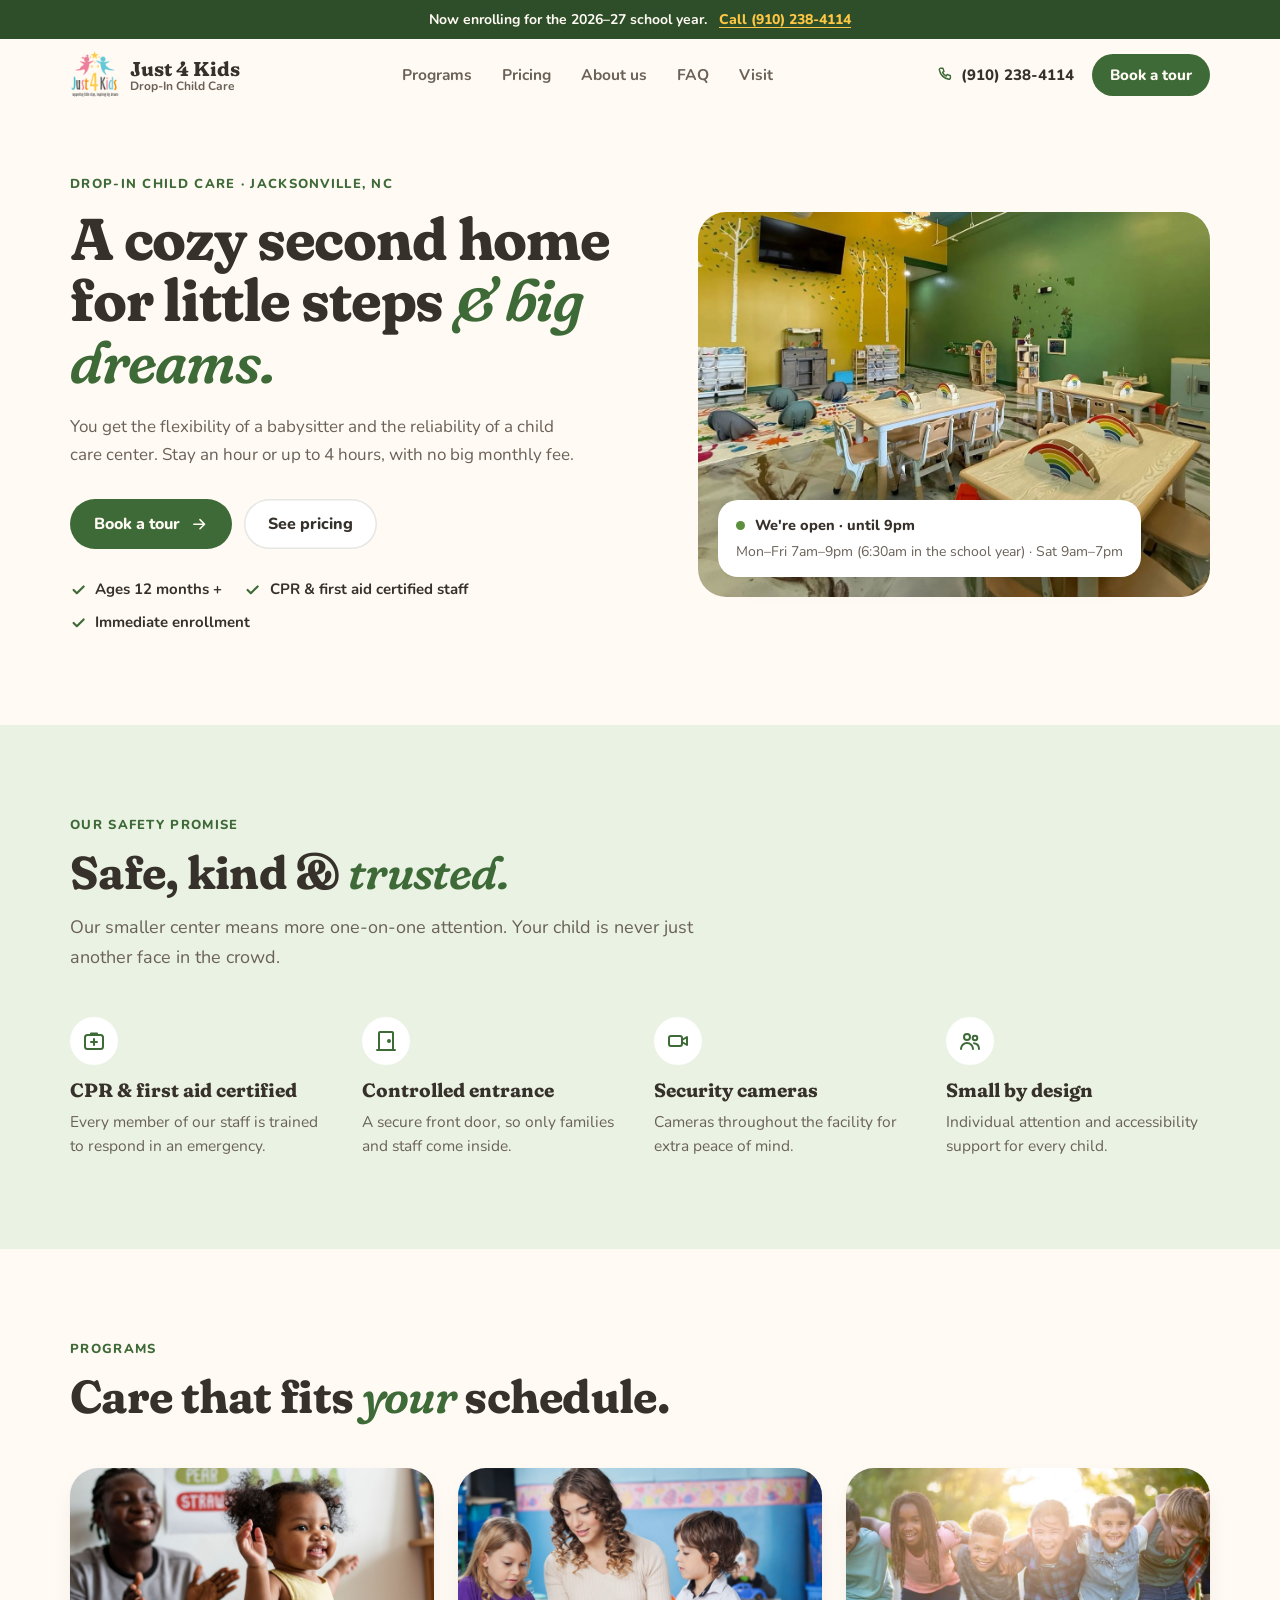
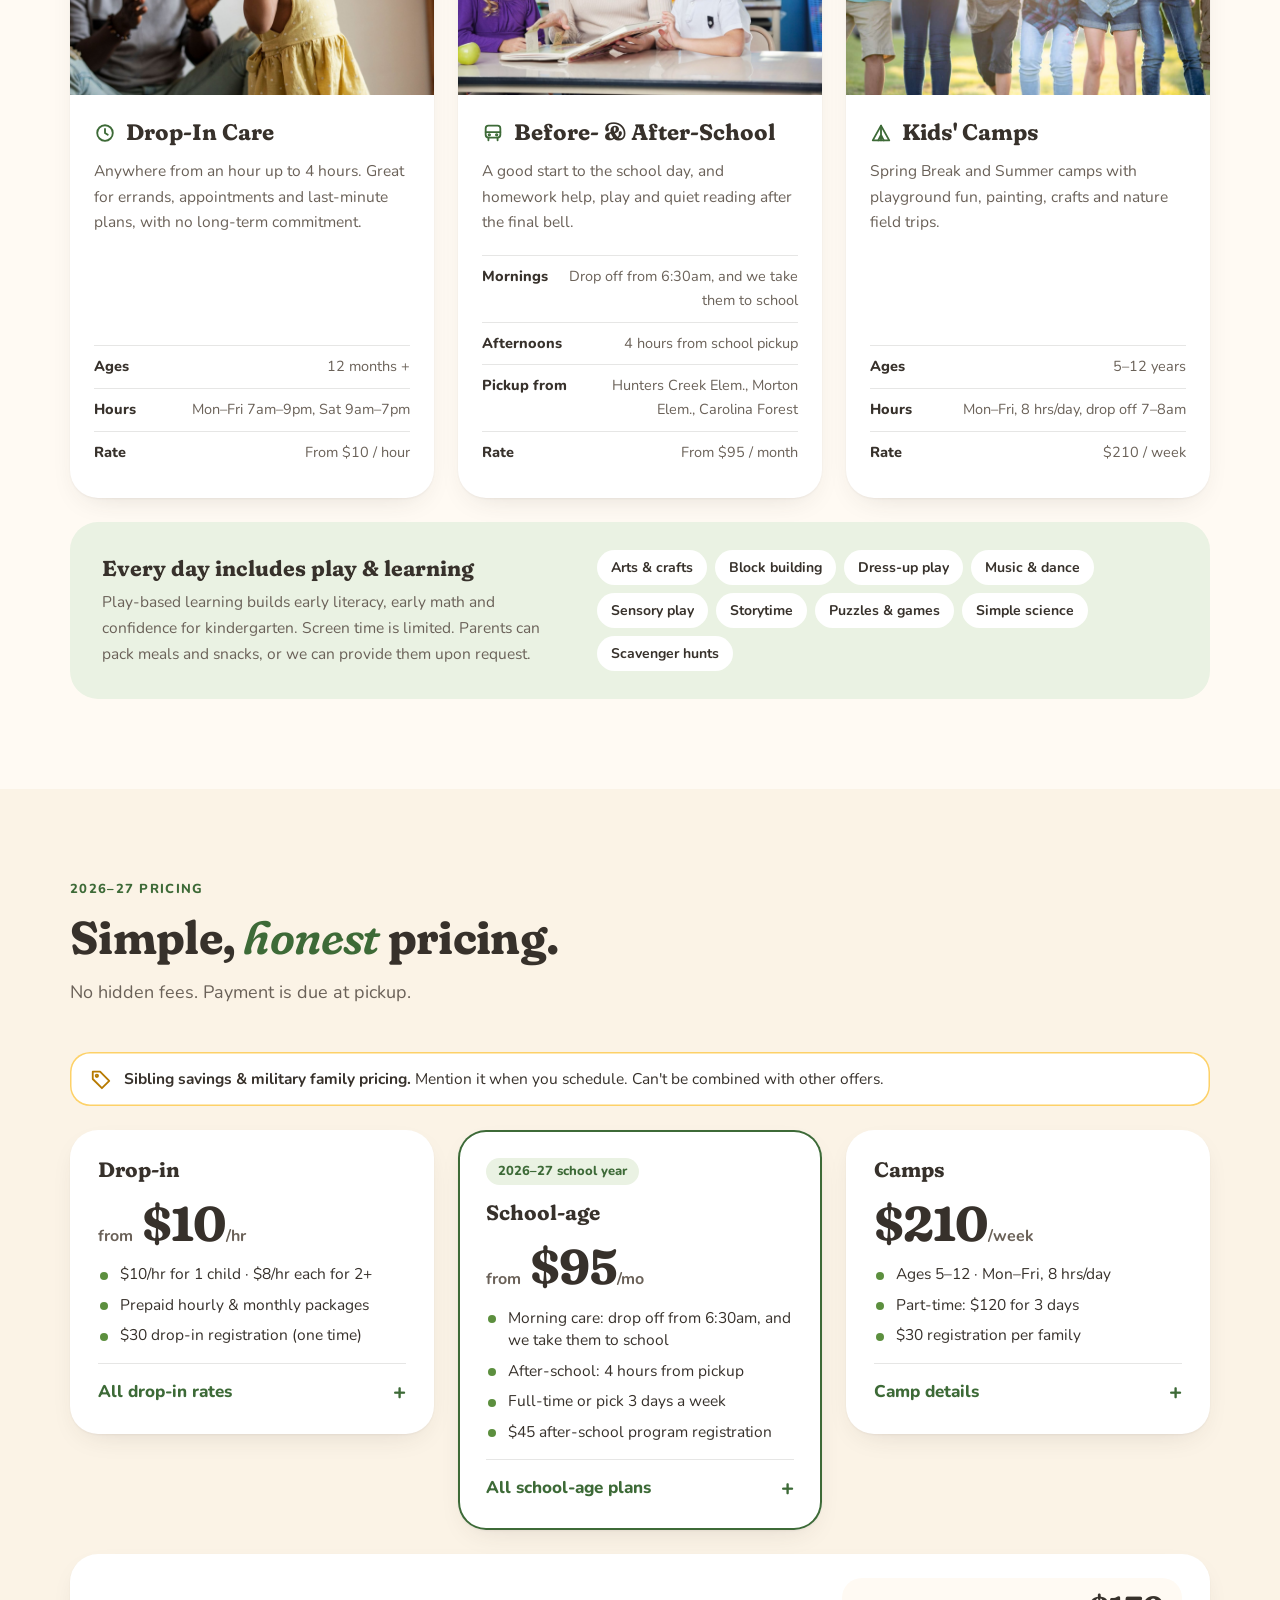
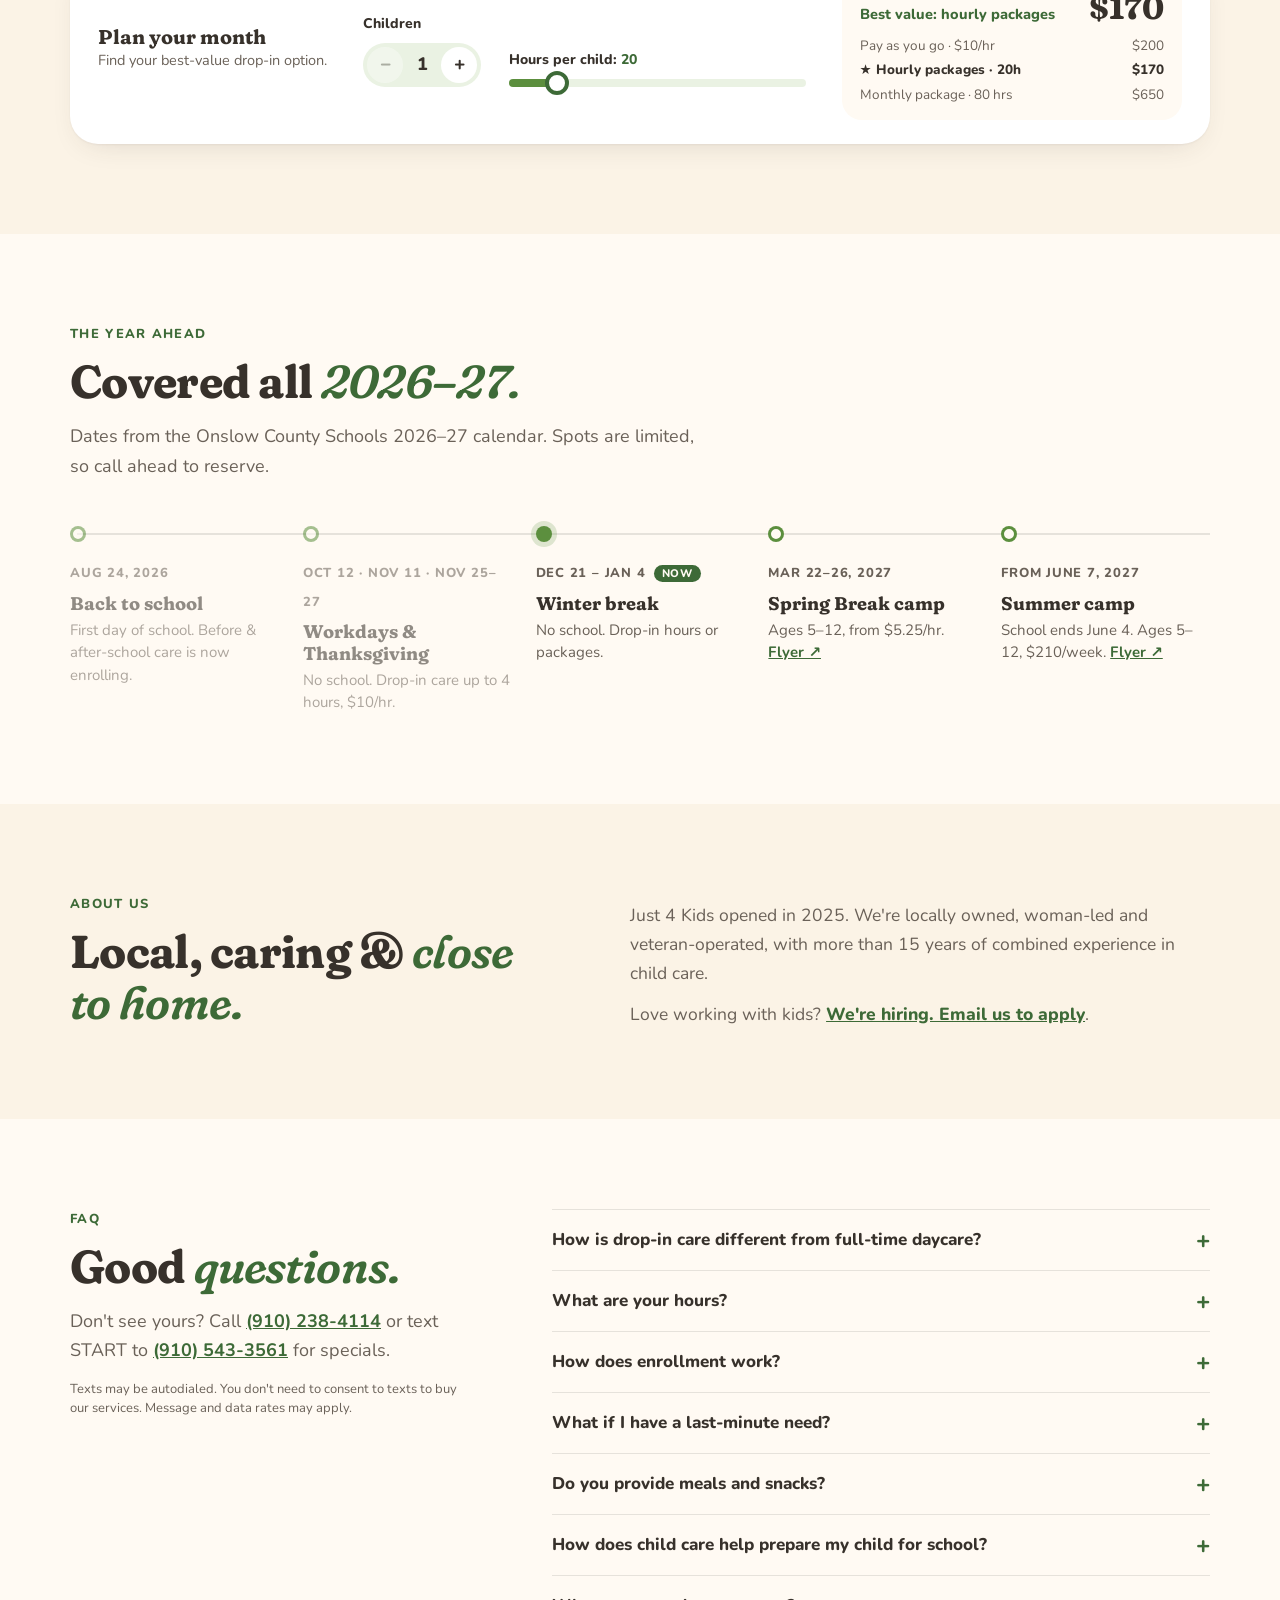
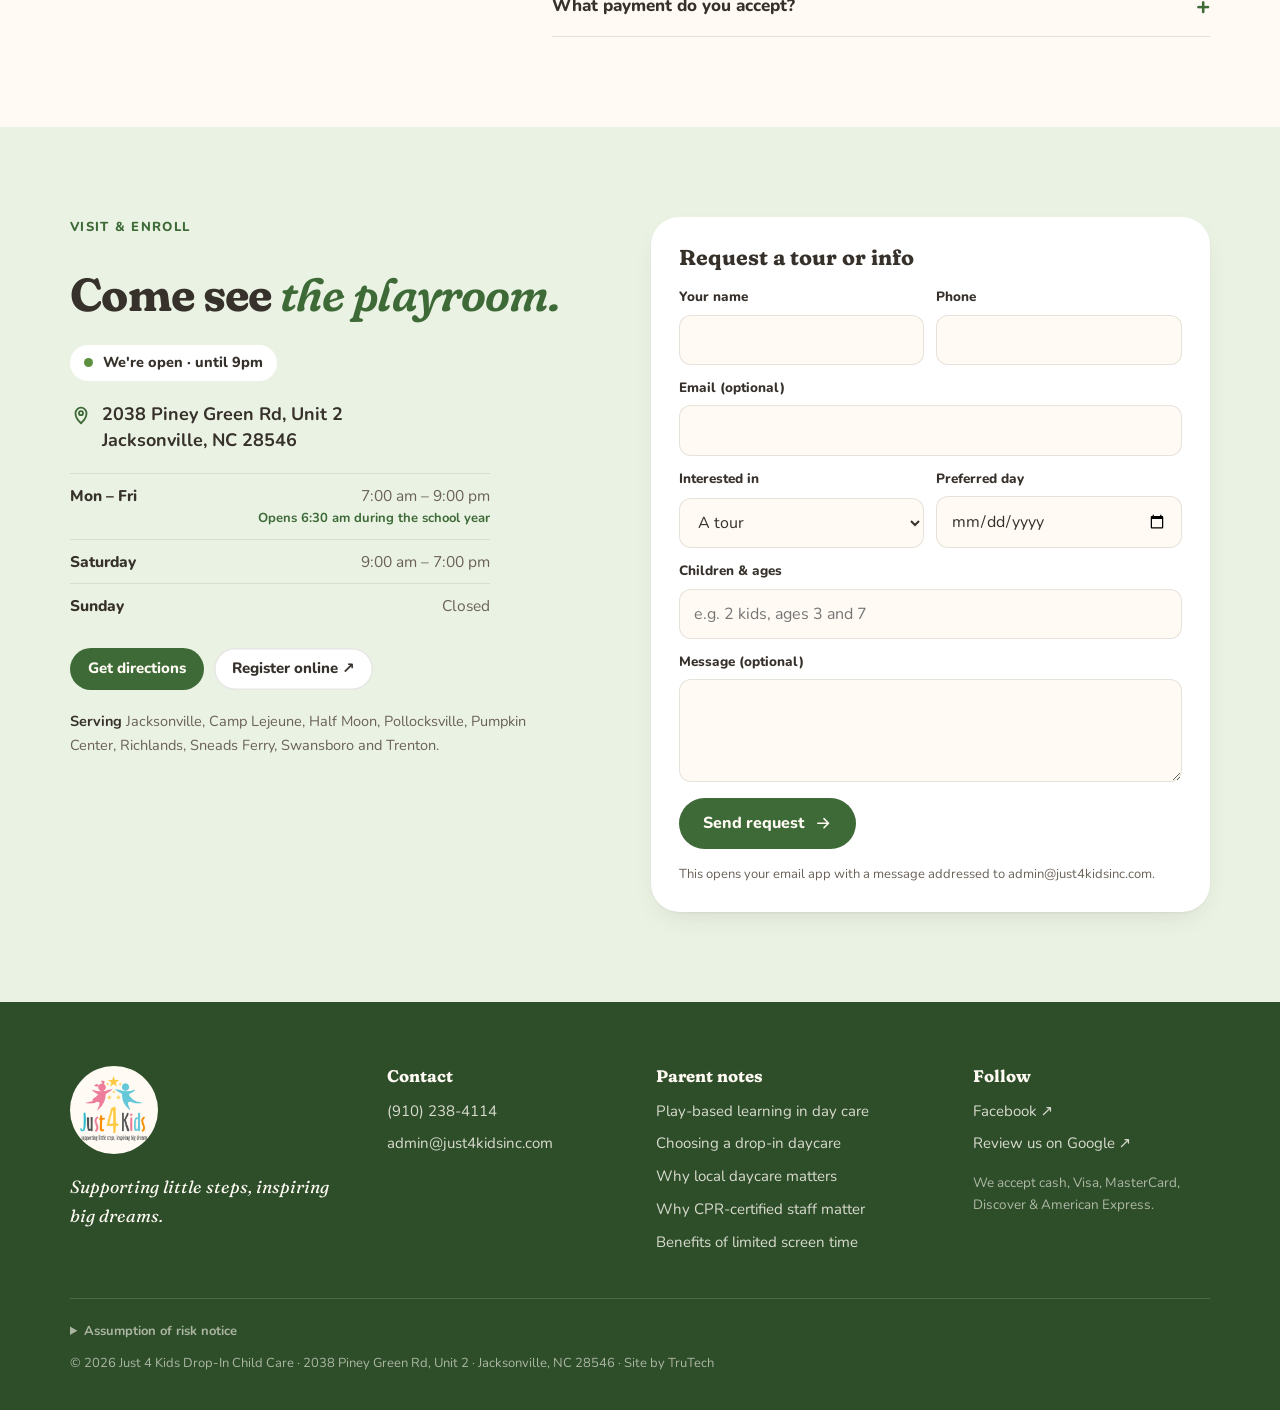
<file: index.html>
<!doctype html>
<!-- Built by Truly Digital Solutions, LLC (TruTech) · https://trutech.us · Build TT-J4K-2026-02 -->
<html lang="en">
<head>
  <meta charset="utf-8">
  <meta name="viewport" content="width=device-width, initial-scale=1">
  <meta name="author" content="Truly Digital Solutions, LLC (TruTech)">
  <meta name="generator" content="TruTech · trutech.us">
  <meta name="trutech-build" content="TT-J4K-2026-02">
  <title>Just 4 Kids Drop-In Child Care — Jacksonville, NC</title>
  <meta name="description" content="A safe, cozy second home in Jacksonville, NC. Flexible drop-in child care, before- and after-school programs and kids' camps for ages 12 months and up. Now enrolling for 2026–27.">
  <meta name="theme-color" content="#FFFAF3">
  <meta property="og:title" content="Just 4 Kids Drop-In Child Care — Jacksonville, NC">
  <meta property="og:description" content="Supporting little steps, inspiring big dreams. Drop-in care, before &amp; after school, and camps — now enrolling for 2026–27.">
  <meta property="og:image" content="assets/room.jpg">
  <meta property="og:type" content="website">
  <link rel="icon" href="assets/logo.png">
  <script>document.documentElement.classList.add('js')</script>

  <link rel="preconnect" href="https://fonts.googleapis.com">
  <link rel="preconnect" href="https://fonts.gstatic.com" crossorigin>
  <link href="https://fonts.googleapis.com/css2?family=Fraunces:ital,opsz,wght,SOFT@0,9..144,500..700,100;1,9..144,500..700,100&family=Nunito:wght@400;600;700;800&display=swap" rel="stylesheet">
  <link rel="stylesheet" href="styles.css?v=9">

  <script type="application/ld+json">
  {
    "@context": "https://schema.org",
    "@type": "ChildCare",
    "name": "Just 4 Kids Drop-In Child Care",
    "slogan": "Supporting little steps, inspiring big dreams",
    "telephone": "+1-910-238-4114",
    "email": "admin@just4kidsinc.com",
    "foundingDate": "2025",
    "address": {
      "@type": "PostalAddress",
      "streetAddress": "2038 Piney Green Road, Unit 2",
      "addressLocality": "Jacksonville",
      "addressRegion": "NC",
      "postalCode": "28546",
      "addressCountry": "US"
    },
    "geo": { "@type": "GeoCoordinates", "latitude": 34.74359, "longitude": -77.32916 },
    "openingHoursSpecification": [
      { "@type": "OpeningHoursSpecification", "dayOfWeek": ["Monday","Tuesday","Wednesday","Thursday","Friday"], "opens": "07:00", "closes": "21:00" },
      { "@type": "OpeningHoursSpecification", "dayOfWeek": ["Monday","Tuesday","Wednesday","Thursday","Friday"], "opens": "06:30", "closes": "21:00", "validFrom": "2026-08-24", "validThrough": "2027-06-04", "description": "Early 6:30am opening during the school year" },
      { "@type": "OpeningHoursSpecification", "dayOfWeek": "Saturday", "opens": "09:00", "closes": "19:00" }
    ],
    "areaServed": ["Jacksonville, NC","Camp Lejeune, NC","Half Moon, NC","Pollocksville, NC","Pumpkin Center, NC","Richlands, NC","Sneads Ferry, NC","Swansboro, NC","Trenton, NC"],
    "paymentAccepted": "Cash, Visa, MasterCard, Discover, American Express",
    "priceRange": "$",
    "url": "https://www.just4kidsinc.com",
    "sameAs": ["https://facebook.com/503197676219711"]
  }
  </script>
</head>

<body>
  <!-- ============ ICON SPRITE (line icons, stroke = currentColor) ============ -->
  <svg width="0" height="0" style="position:absolute" aria-hidden="true">
    <defs>
      <symbol id="i-camera" viewBox="0 0 24 24"><rect x="3" y="7" width="13" height="10" rx="2"/><path d="M16 11l5-3v8l-5-3"/></symbol>
      <symbol id="i-aid" viewBox="0 0 24 24"><rect x="3" y="6" width="18" height="14" rx="2.5"/><path d="M9 6V4.5h6V6M12 10v6M9 13h6"/></symbol>
      <symbol id="i-users" viewBox="0 0 24 24"><circle cx="9" cy="8" r="3"/><path d="M3 20c0-3.3 2.7-6 6-6s6 2.7 6 6"/><circle cx="17" cy="9" r="2.3"/><path d="M16 14.2c2.9.3 5 2.6 5 5.8"/></symbol>
      <symbol id="i-door" viewBox="0 0 24 24"><path d="M5 21V4a1 1 0 011-1h12a1 1 0 011 1v17"/><path d="M3 21h18"/><circle cx="15" cy="12" r="1"/></symbol>
      <symbol id="i-check" viewBox="0 0 24 24"><path d="M5 12.5l4.5 4.5L19 7.5"/></symbol>
      <symbol id="i-arrow" viewBox="0 0 24 24"><path d="M5 12h14M13 6l6 6-6 6"/></symbol>
      <symbol id="i-phone" viewBox="0 0 24 24"><path d="M6.6 3h3l1.5 4.5-2 1.3a11 11 0 005.1 5.1l1.3-2 4.5 1.5v3a2 2 0 01-2.2 2A17 17 0 014.6 5.2 2 2 0 016.6 3z"/></symbol>
      <symbol id="i-chat" viewBox="0 0 24 24"><path d="M4 5h16v11H9l-5 4z"/></symbol>
      <symbol id="i-cal" viewBox="0 0 24 24"><rect x="3.5" y="5" width="17" height="15" rx="2"/><path d="M3.5 10h17M8 3v4M16 3v4"/></symbol>
      <symbol id="i-pin" viewBox="0 0 24 24"><path d="M12 21s-6-5.7-6-11a6 6 0 0112 0c0 5.3-6 11-6 11z"/><circle cx="12" cy="10" r="2.2"/></symbol>
      <symbol id="i-clock" viewBox="0 0 24 24"><circle cx="12" cy="12" r="8.5"/><path d="M12 7.5V12l3 2"/></symbol>
      <symbol id="i-bus" viewBox="0 0 24 24"><rect x="4" y="4" width="16" height="13" rx="3"/><path d="M4 11h16M7 20v-3M17 20v-3"/><circle cx="8" cy="14" r=".8"/><circle cx="16" cy="14" r=".8"/></symbol>
      <symbol id="i-tent" viewBox="0 0 24 24"><path d="M3 20L12 4l9 16z"/><path d="M12 4v16M9 20l3-6 3 6"/></symbol>
      <symbol id="i-heart" viewBox="0 0 24 24"><path d="M12 20s-7-4.4-7-10a4 4 0 017-2.6A4 4 0 0119 10c0 5.6-7 10-7 10z"/></symbol>
      <symbol id="i-tag" viewBox="0 0 24 24"><path d="M3 12V4h8l10 10-8 8z"/><circle cx="7.5" cy="8.5" r="1.3"/></symbol>
      <symbol id="i-menu" viewBox="0 0 24 24"><path d="M4 8h16M4 16h16"/></symbol>
    </defs>
  </svg>

  <a class="skip" href="#main">Skip to content</a>

  <!-- ============ ANNOUNCEMENT ============ -->
  <div class="announce">
    <p><b>Now enrolling for the 2026–27 school year.</b> <a href="tel:+19102384114">Call (910) 238-4114</a></p>
  </div>

  <!-- ============ HEADER ============ -->
  <header class="nav" data-nav>
    <a class="brand" href="#top" aria-label="Just 4 Kids, back to top">
      <img src="assets/logo.png" alt="" width="480" height="480">
      <span><b>Just 4 Kids</b><small>Drop-In Child Care</small></span>
    </a>
    <nav class="nav__links" id="nav-links" aria-label="Primary">
      <a href="#programs">Programs</a>
      <a href="#pricing">Pricing</a>
      <a href="#about">About us</a>
      <a href="#faq">FAQ</a>
      <a href="#visit">Visit</a>
      <a class="nav__mobile-cta" href="http://icarenextgen.icaresoftware.com/gateway/gateway/selfsignup?src=MTA3MTg=" target="_blank" rel="noopener">Register online ↗</a>
    </nav>
    <div class="nav__actions">
      <a class="nav__phone" href="tel:+19102384114"><svg class="ic" aria-hidden="true"><use href="#i-phone"/></svg>(910) 238-4114</a>
      <a class="btn btn--sm" href="#visit">Book a tour</a>
      <button class="nav__toggle" type="button" aria-expanded="false" aria-controls="nav-links" aria-label="Open menu" data-nav-toggle><svg class="ic" aria-hidden="true"><use href="#i-menu"/></svg></button>
    </div>
  </header>

  <main id="main">

    <!-- ============ HERO ============ -->
    <section class="hero wrap" id="top" aria-labelledby="hero-title">
      <div class="hero__copy">
        <p class="eyebrow">Drop-in child care · Jacksonville, NC</p>
        <h1 id="hero-title" class="h1">A cozy second home for little steps <em>&amp; big dreams.</em></h1>
        <p class="hero__lede">You get the flexibility of a babysitter and the reliability of a child care center. Stay an hour or up to 4 hours, with no big monthly fee.</p>
        <div class="hero__ctas">
          <a class="btn" href="#visit">Book a tour <svg class="ic" aria-hidden="true"><use href="#i-arrow"/></svg></a>
          <a class="btn btn--ghost" href="#pricing">See pricing</a>
        </div>
        <ul class="checks">
          <li><svg class="ic" aria-hidden="true"><use href="#i-check"/></svg>Ages 12 months +</li>
          <li><svg class="ic" aria-hidden="true"><use href="#i-check"/></svg>CPR &amp; first aid certified staff</li>
          <li><svg class="ic" aria-hidden="true"><use href="#i-check"/></svg>Immediate enrollment</li>
        </ul>
      </div>
      <figure class="hero__photo">
        <img src="assets/room.jpg" alt="The Just 4 Kids playroom with sunny yellow and green walls, child-size tables with rainbow organizers and a reading nook" fetchpriority="high" width="1600" height="893">
        <figcaption class="hero__card">
          <p class="status" data-status aria-live="polite"><span class="status__dot" aria-hidden="true"></span><span data-status-text>Checking hours…</span></p>
          <p>Mon–Fri 7am–9pm (6:30am in the school year) · Sat 9am–7pm</p>
        </figcaption>
      </figure>
    </section>

    <!-- ============ SAFETY ============ -->
    <section class="section section--sage" id="safety" aria-labelledby="safety-title">
      <div class="wrap">
        <header class="head" data-reveal>
          <p class="eyebrow">Our safety promise</p>
          <h2 id="safety-title" class="h2">Safe, kind &amp; <em>trusted.</em></h2>
          <p>Our smaller center means more one-on-one attention. Your child is never just another face in the crowd.</p>
        </header>
        <ul class="features">
          <li data-reveal><span class="bubble"><svg class="ic" aria-hidden="true"><use href="#i-aid"/></svg></span><h3>CPR &amp; first aid certified</h3><p>Every member of our staff is trained to respond in an emergency.</p></li>
          <li data-reveal><span class="bubble"><svg class="ic" aria-hidden="true"><use href="#i-door"/></svg></span><h3>Controlled entrance</h3><p>A secure front door, so only families and staff come inside.</p></li>
          <li data-reveal><span class="bubble"><svg class="ic" aria-hidden="true"><use href="#i-camera"/></svg></span><h3>Security cameras</h3><p>Cameras throughout the facility for extra peace of mind.</p></li>
          <li data-reveal><span class="bubble"><svg class="ic" aria-hidden="true"><use href="#i-users"/></svg></span><h3>Small by design</h3><p>Individual attention and accessibility support for every child.</p></li>
        </ul>
      </div>
    </section>

    <!-- ============ PROGRAMS ============ -->
    <section class="section" id="programs" aria-labelledby="programs-title">
      <div class="wrap">
        <header class="head" data-reveal>
          <p class="eyebrow">Programs</p>
          <h2 id="programs-title" class="h2">Care that fits <em>your</em> schedule.</h2>
        </header>

        <div class="programs">
          <article class="card" data-reveal>
            <img class="card__img" src="assets/toddler-clap.jpg" alt="A toddler in a yellow dress clapping happily with a caregiver" loading="lazy" width="1600" height="1008" style="object-position:62% 40%">
            <div class="card__body">
              <h3><svg class="ic" aria-hidden="true"><use href="#i-clock"/></svg>Drop-In Care</h3>
              <p>Anywhere from an hour up to 4 hours. Great for errands, appointments and last-minute plans, with no long-term commitment.</p>
              <dl class="facts">
                <div><dt>Ages</dt><dd>12 months +</dd></div>
                <div><dt>Hours</dt><dd>Mon–Fri 7am–9pm, Sat 9am–7pm</dd></div>
                <div><dt>Rate</dt><dd>From $10 / hour</dd></div>
              </dl>
            </div>
          </article>

          <article class="card" data-reveal>
            <img class="card__img" src="assets/story-table.jpg" alt="A caregiver reading a picture book with two children at a table" loading="lazy" width="1600" height="1067">
            <div class="card__body">
              <h3><svg class="ic" aria-hidden="true"><use href="#i-bus"/></svg>Before- &amp; After-School</h3>
              <p>A good start to the school day, and homework help, play and quiet reading after the final bell.</p>
              <dl class="facts">
                <div><dt>Mornings</dt><dd>Drop off from 6:30am, and we take them to school</dd></div>
                <div><dt>Afternoons</dt><dd>4 hours from school pickup</dd></div>
                <div><dt>Pickup from</dt><dd>Hunters Creek Elem., Morton Elem., Carolina Forest</dd></div>
                <div><dt>Rate</dt><dd>From $95 / month</dd></div>
              </dl>
            </div>
          </article>

          <article class="card" data-reveal>
            <img class="card__img" src="assets/camp-kids.jpg" alt="A group of smiling kids standing arm in arm outdoors on a sunny lawn" loading="lazy" width="1500" height="1000" style="object-position:50% 35%">
            <div class="card__body">
              <h3><svg class="ic" aria-hidden="true"><use href="#i-tent"/></svg>Kids' Camps</h3>
              <p>Spring Break and Summer camps with playground fun, painting, crafts and nature field trips.</p>
              <dl class="facts">
                <div><dt>Ages</dt><dd>5–12 years</dd></div>
                <div><dt>Hours</dt><dd>Mon–Fri, 8 hrs/day, drop off 7–8am</dd></div>
                <div><dt>Rate</dt><dd>$210 / week</dd></div>
              </dl>
            </div>
          </article>
        </div>

        <!-- Every day includes -->
        <div class="daily" data-reveal>
          <div>
            <h3>Every day includes play &amp; learning</h3>
            <p>Play-based learning builds early literacy, early math and confidence for kindergarten. Screen time is limited. Parents can pack meals and snacks, or we can provide them upon request.</p>
          </div>
          <ul class="chips" aria-label="Activities">
            <li>Arts &amp; crafts</li><li>Block building</li><li>Dress-up play</li><li>Music &amp; dance</li><li>Sensory play</li><li>Storytime</li><li>Puzzles &amp; games</li><li>Simple science</li><li>Scavenger hunts</li>
          </ul>
        </div>
      </div>
    </section>

    <!-- ============ PRICING ============ -->
    <section class="section section--warm" id="pricing" aria-labelledby="pricing-title">
      <div class="wrap">
        <header class="head" data-reveal>
          <p class="eyebrow">2026–27 pricing</p>
          <h2 id="pricing-title" class="h2">Simple, <em>honest</em> pricing.</h2>
          <p>No hidden fees. Payment is due at pickup.</p>
        </header>

        <p class="savings" data-reveal><svg class="ic" aria-hidden="true"><use href="#i-tag"/></svg><span><b>Sibling savings &amp; military family pricing.</b> Mention it when you schedule. Can't be combined with other offers.</span></p>

        <div class="plans">
          <article class="plan" data-reveal>
            <h3>Drop-in</h3>
            <p class="plan__price"><small>from</small> $10<span>/hr</span></p>
            <ul class="plan__list">
              <li>$10/hr for 1 child · $8/hr each for 2+</li>
              <li>Prepaid hourly &amp; monthly packages</li>
              <li>$30 drop-in registration (one time)</li>
            </ul>
            <details class="plan__more" data-plan="drop">
              <summary>All drop-in rates</summary>
              <table class="rt">
                <caption class="sr-only">Hourly packages</caption>
                <thead><tr><th scope="col">Hourly package</th><th scope="col">Price</th></tr></thead>
                <tbody>
                  <tr><td>10 hours</td><td>$90</td></tr>
                  <tr><td>20 hours</td><td>$170</td></tr>
                  <tr><td>40 hours</td><td>$320</td></tr>
                  <tr><td>80 hours</td><td>$580</td></tr>
                </tbody>
              </table>
              <table class="rt">
                <caption class="sr-only">Monthly packages</caption>
                <thead><tr><th scope="col">Monthly package</th><th scope="col">Price</th></tr></thead>
                <tbody>
                  <tr><td>1 child · 80 hrs</td><td>$650</td></tr>
                  <tr><td>2 children · 160 hrs</td><td>$800</td></tr>
                  <tr><td>3 children · 240 hrs</td><td>$950</td></tr>
                  <tr><td>4 children · 320 hrs</td><td>$1,100</td></tr>
                </tbody>
              </table>
              <p class="rt__note">Package hours are deducted per child. For example, two children staying 5 hours uses 10 hours.</p>
            </details>
          </article>

          <article class="plan plan--feature" data-reveal>
            <p class="plan__flag">2026–27 school year</p>
            <h3>School-age</h3>
            <p class="plan__price"><small>from</small> $95<span>/mo</span></p>
            <ul class="plan__list">
              <li>Morning care: drop off from 6:30am, and we take them to school</li>
              <li>After-school: 4 hours from pickup</li>
              <li>Full-time or pick 3 days a week</li>
              <li>$45 after-school program registration</li>
            </ul>
            <details class="plan__more" data-plan="school">
              <summary>All school-age plans</summary>
              <table class="rt">
                <caption class="sr-only">School-age monthly rates by number of children</caption>
                <thead><tr><th scope="col">Monthly plan</th><th scope="col">1 child</th><th scope="col">2</th><th scope="col">3</th></tr></thead>
                <tbody>
                  <tr><td>After-school</td><td>$280</td><td>$500</td><td>$750</td></tr>
                  <tr><td>After-school, 3 days</td><td>$190</td><td>$330</td><td>$520</td></tr>
                  <tr><td>Morning care</td><td>$120</td><td>$210</td><td>$290</td></tr>
                  <tr><td>Morning, 3 days</td><td>$95</td><td>$180</td><td>$260</td></tr>
                </tbody>
              </table>
              <p class="rt__note">Daily rates: after-school $60, morning $30. Plans require a 3-month commitment and run Monday–Friday. Holidays and breaks aren't included, and unused days don't roll over.</p>
            </details>
          </article>

          <article class="plan" data-reveal>
            <h3>Camps</h3>
            <p class="plan__price">$210<span>/week</span></p>
            <ul class="plan__list">
              <li>Ages 5–12 · Mon–Fri, 8 hrs/day</li>
              <li>Part-time: $120 for 3 days</li>
              <li>$30 registration per family</li>
            </ul>
            <details class="plan__more" data-plan="camp">
              <summary>Camp details</summary>
              <p class="rt__note">Drop off between 7 and 8am. Spring Break camp rates as low as <b>$5.25/hr</b>. To register, call <a href="tel:+19102384114">(910) 238-4114</a> or email <a href="mailto:admin@just4kidsinc.com">admin@just4kidsinc.com</a>.</p>
            </details>
          </article>
        </div>

        <!-- Estimator -->
        <aside class="planner" aria-labelledby="planner-title" data-est data-reveal>
          <div class="planner__intro">
            <h3 id="planner-title">Plan your month</h3>
            <p>Find your best-value drop-in option.</p>
          </div>
          <div class="planner__controls">
            <div class="field">
              <span class="field__label" id="kids-label">Children</span>
              <div class="stepper" role="group" aria-labelledby="kids-label">
                <button type="button" data-est-kids="-1" aria-label="Fewer children">−</button>
                <output data-est-kids-out aria-live="polite">1</output>
                <button type="button" data-est-kids="1" aria-label="More children">+</button>
              </div>
            </div>
            <div class="field field--grow">
              <label class="field__label" for="est-hours">Hours per child: <output data-est-hours-out>20</output></label>
              <input class="range" id="est-hours" type="range" min="5" max="120" step="5" value="20" data-est-hours>
            </div>
          </div>
          <div class="planner__out" aria-live="polite">
            <p class="planner__best"><span data-est-plan>Best value</span><b data-est-total>$170</b></p>
            <ul class="planner__rows" data-est-rows></ul>
          </div>
        </aside>
      </div>
    </section>

    <!-- ============ 2026–27 SEASONS ============ -->
    <section class="section" id="year" aria-labelledby="year-title">
      <div class="wrap">
        <header class="head" data-reveal>
          <p class="eyebrow">The year ahead</p>
          <h2 id="year-title" class="h2">Covered all <em>2026–27.</em></h2>
          <p>Dates from the Onslow County Schools 2026–27 calendar. Spots are limited, so call ahead to reserve.</p>
        </header>
        <ol class="timeline" data-reveal>
          <li data-season="2026-08-01"><span class="timeline__when">Aug 24, 2026</span><h3>Back to school</h3><p>First day of school. Before &amp; after-school care is now enrolling.</p></li>
          <li data-season="2026-10-01"><span class="timeline__when">Oct 12 · Nov 11 · Nov 25–27</span><h3>Workdays &amp; Thanksgiving</h3><p>No school. Drop-in care up to 4 hours, $10/hr.</p></li>
          <li data-season="2026-12-01"><span class="timeline__when">Dec 21 – Jan 4</span><h3>Winter break</h3><p>No school. Drop-in hours or packages.</p></li>
          <li data-season="2027-03-01"><span class="timeline__when">Mar 22–26, 2027</span><h3>Spring Break camp</h3><p>Ages 5–12, from $5.25/hr. <a href="assets/flyer-spring.jpg" target="_blank" rel="noopener">Flyer ↗</a></p></li>
          <li data-season="2027-06-05"><span class="timeline__when">From June 7, 2027</span><h3>Summer camp</h3><p>School ends June 4. Ages 5–12, $210/week. <a href="assets/flyer-summer.jpg" target="_blank" rel="noopener">Flyer ↗</a></p></li>
        </ol>
      </div>
    </section>

    <!-- ============ ABOUT ============ -->
    <section class="section section--warm" id="about" aria-labelledby="about-title">
      <div class="wrap about">
        <header class="about__head" data-reveal>
          <p class="eyebrow">About us</p>
          <h2 id="about-title" class="h2">Local, caring &amp; <em>close to home.</em></h2>
        </header>
        <div class="about__copy" data-reveal>
          <p>Just 4 Kids opened in 2025. We're locally owned, woman-led and veteran-operated, with more than 15 years of combined experience in child care.</p>
          <p class="about__hiring">Love working with kids? <a href="mailto:admin@just4kidsinc.com?subject=Careers%20at%20Just%204%20Kids">We're hiring. Email us to apply</a>.</p>
        </div>
      </div>
    </section>

    <!-- ============ FAQ ============ -->
    <section class="section" id="faq" aria-labelledby="faq-title">
      <div class="wrap faq">
        <header class="head faq__head" data-reveal>
          <p class="eyebrow">FAQ</p>
          <h2 id="faq-title" class="h2">Good <em>questions.</em></h2>
          <p>Don't see yours? Call <a href="tel:+19102384114">(910) 238-4114</a> or text START to <a href="sms:+19105433561?&amp;body=START">(910) 543-3561</a> for specials.</p>
          <p class="fineprint">Texts may be autodialed. You don't need to consent to texts to buy our services. Message and data rates may apply.</p>
        </header>
        <div class="faq__list" data-reveal>
          <details class="qa">
            <summary>How is drop-in care different from full-time daycare?</summary>
            <p>You bring your child only when you need care, whether that's an hour or up to 4 hours. There's no rigid schedule or long-term commitment, and you never pay for time you don't use.</p>
          </details>
          <details class="qa">
            <summary>What are your hours?</summary>
            <p>Monday–Friday 7:00 am–9:00 pm. During the school year we open at 6:30 am so parents can drop off before work, and we take children to school. Saturday 9:00 am–7:00 pm. Closed Sunday.</p>
          </details>
          <details class="qa">
            <summary>How does enrollment work?</summary>
            <p>Drop in during our hours and we'll help you register, or <a href="http://icarenextgen.icaresoftware.com/gateway/gateway/selfsignup?src=MTA3MTg=" target="_blank" rel="noopener">register online</a> ahead of time. Enrollment is immediate and there's no long-term commitment.</p>
          </details>
          <details class="qa">
            <summary>What if I have a last-minute need?</summary>
            <p>That's exactly what drop-in care is for. Whether it's a last-minute appointment or an emergency, you can count on us for safe, supervised care.</p>
          </details>
          <details class="qa">
            <summary>Do you provide meals and snacks?</summary>
            <p>Parents can pack their own, or we can provide meals and snacks upon request.</p>
          </details>
          <details class="qa">
            <summary>How does child care help prepare my child for school?</summary>
            <p>Routines, cooperation and play-based learning build early literacy, early math, communication and independence, so kids learn without feeling like they're "in class."</p>
          </details>
          <details class="qa">
            <summary>What payment do you accept?</summary>
            <p>Payment is due at pickup. We accept cash, Visa, MasterCard, Discover and American Express.</p>
          </details>
        </div>
      </div>
    </section>

    <!-- ============ VISIT ============ -->
    <section class="section section--sage" id="visit" aria-labelledby="visit-title">
      <div class="wrap visit">
        <div class="visit__info" data-reveal>
          <p class="eyebrow">Visit &amp; enroll</p>
          <h2 id="visit-title" class="h2">Come see <em>the playroom.</em></h2>
          <p class="status" data-status aria-live="polite"><span class="status__dot" aria-hidden="true"></span><span data-status-text>Checking hours…</span></p>
          <address><svg class="ic" aria-hidden="true"><use href="#i-pin"/></svg><span>2038 Piney Green Rd, Unit 2<br>Jacksonville, NC 28546</span></address>
          <dl class="hours">
            <div><dt>Mon – Fri</dt><dd>7:00 am – 9:00 pm<small>Opens 6:30 am during the school year</small></dd></div>
            <div><dt>Saturday</dt><dd>9:00 am – 7:00 pm</dd></div>
            <div><dt>Sunday</dt><dd>Closed</dd></div>
          </dl>
          <div class="visit__btns">
            <a class="btn btn--sm" href="https://maps.google.com/?q=2038+Piney+Green+Road+Unit+2+Jacksonville+NC+28546" target="_blank" rel="noopener">Get directions</a>
            <a class="btn btn--sm btn--ghost" href="http://icarenextgen.icaresoftware.com/gateway/gateway/selfsignup?src=MTA3MTg=" target="_blank" rel="noopener">Register online ↗</a>
          </div>
          <p class="towns"><b>Serving</b> Jacksonville, Camp Lejeune, Half Moon, Pollocksville, Pumpkin Center, Richlands, Sneads Ferry, Swansboro and Trenton.</p>
        </div>

        <form class="req" id="request" data-req novalidate data-reveal>
          <h3>Request a tour or info</h3>
          <div class="req__grid">
            <label><span>Your name</span><input name="name" autocomplete="name" required></label>
            <label><span>Phone</span><input name="phone" type="tel" autocomplete="tel" required></label>
            <label class="full"><span>Email (optional)</span><input name="email" type="email" autocomplete="email"></label>
            <label><span>Interested in</span>
              <select name="service">
                <option>A tour</option>
                <option>Drop-in child care</option>
                <option>Before- &amp; after-school care (2026–27)</option>
                <option>Spring Break camp 2027</option>
                <option>Summer camp 2027</option>
              </select>
            </label>
            <label><span>Preferred day</span><input name="date" type="date" data-req-date></label>
            <label class="full"><span>Children &amp; ages</span><input name="kids" placeholder="e.g. 2 kids, ages 3 and 7"></label>
            <label class="full"><span>Message (optional)</span><textarea name="message" rows="3"></textarea></label>
          </div>
          <p class="req__err" data-req-err role="alert"></p>
          <button class="btn" type="submit">Send request <svg class="ic" aria-hidden="true"><use href="#i-arrow"/></svg></button>
          <p class="fineprint">This opens your email app with a message addressed to admin@just4kidsinc.com.</p>
        </form>
      </div>
    </section>
  </main>

  <!-- ============ FOOTER ============ -->
  <footer class="foot">
    <div class="wrap foot__top">
      <div class="foot__brand">
        <span class="foot__logo"><img src="assets/logo.png" alt="Just 4 Kids" width="480" height="480" loading="lazy"></span>
        <p>Supporting little steps, inspiring big dreams.</p>
      </div>
      <div>
        <h3>Contact</h3>
        <a href="tel:+19102384114">(910) 238-4114</a>
        <a href="mailto:admin@just4kidsinc.com">admin@just4kidsinc.com</a>
      </div>
      <div>
        <h3>Parent notes</h3>
        <a href="/the-importance-of-play-based-learning-in-day-care/">Play-based learning in day care</a>
        <a href="/what-to-look-for-when-choosing-a-dropin-daycare-service/">Choosing a drop-in daycare</a>
        <a href="/why-local-daycare-services-matter-for-working-families/">Why local daycare matters</a>
        <a href="/why-cpr-and-first-aid-certified-staff-make-a-difference-at-a-daycare-service/">Why CPR-certified staff matter</a>
        <a href="/understanding-the-benefits-of-limited-screen-time-with-daycare-services/">Benefits of limited screen time</a>
      </div>
      <div>
        <h3>Follow</h3>
        <a href="https://facebook.com/503197676219711" target="_blank" rel="noopener">Facebook ↗</a>
        <a href="https://www.google.com/maps/place/Just+4+Kids+Drop-In+Child+Care/data=!4m2!3m1!1s0x0:0x31e38464152290ff" target="_blank" rel="noopener">Review us on Google ↗</a>
        <p class="foot__pay">We accept cash, Visa, MasterCard, Discover &amp; American Express.</p>
      </div>
    </div>
    <div class="wrap foot__legal">
      <details>
        <summary>Assumption of risk notice</summary>
        <p>By enrolling and/or allowing your child to participate in any programs, activities, events, or use of indoor and outdoor play areas operated by Just 4 Kids Drop-In Child Care, parents and guardians acknowledge and accept the ordinary and inherent risks associated with children's recreational and educational activities. While Just 4 Kids Drop-In Child Care is committed to maintaining a safe and supervised environment, participation is voluntary, and parents/guardians assume responsibility for those risks that are reasonably associated with participation in such activities.</p>
      </details>
      <p>© <span data-year></span> Just 4 Kids Drop-In Child Care · 2038 Piney Green Rd, Unit 2 · Jacksonville, NC 28546 · Site by <a href="https://trutech.us" target="_blank" rel="noopener">TruTech</a></p>
    </div>
  </footer>

  <!-- Mobile action dock -->
  <nav class="dock" aria-label="Quick actions">
    <a href="tel:+19102384114"><svg class="ic" aria-hidden="true"><use href="#i-phone"/></svg>Call</a>
    <a class="dock__main" href="#visit"><svg class="ic" aria-hidden="true"><use href="#i-cal"/></svg>Book a tour</a>
  </nav>

  <script src="main.js?v=8" defer></script>
</body>
</html>
</file>
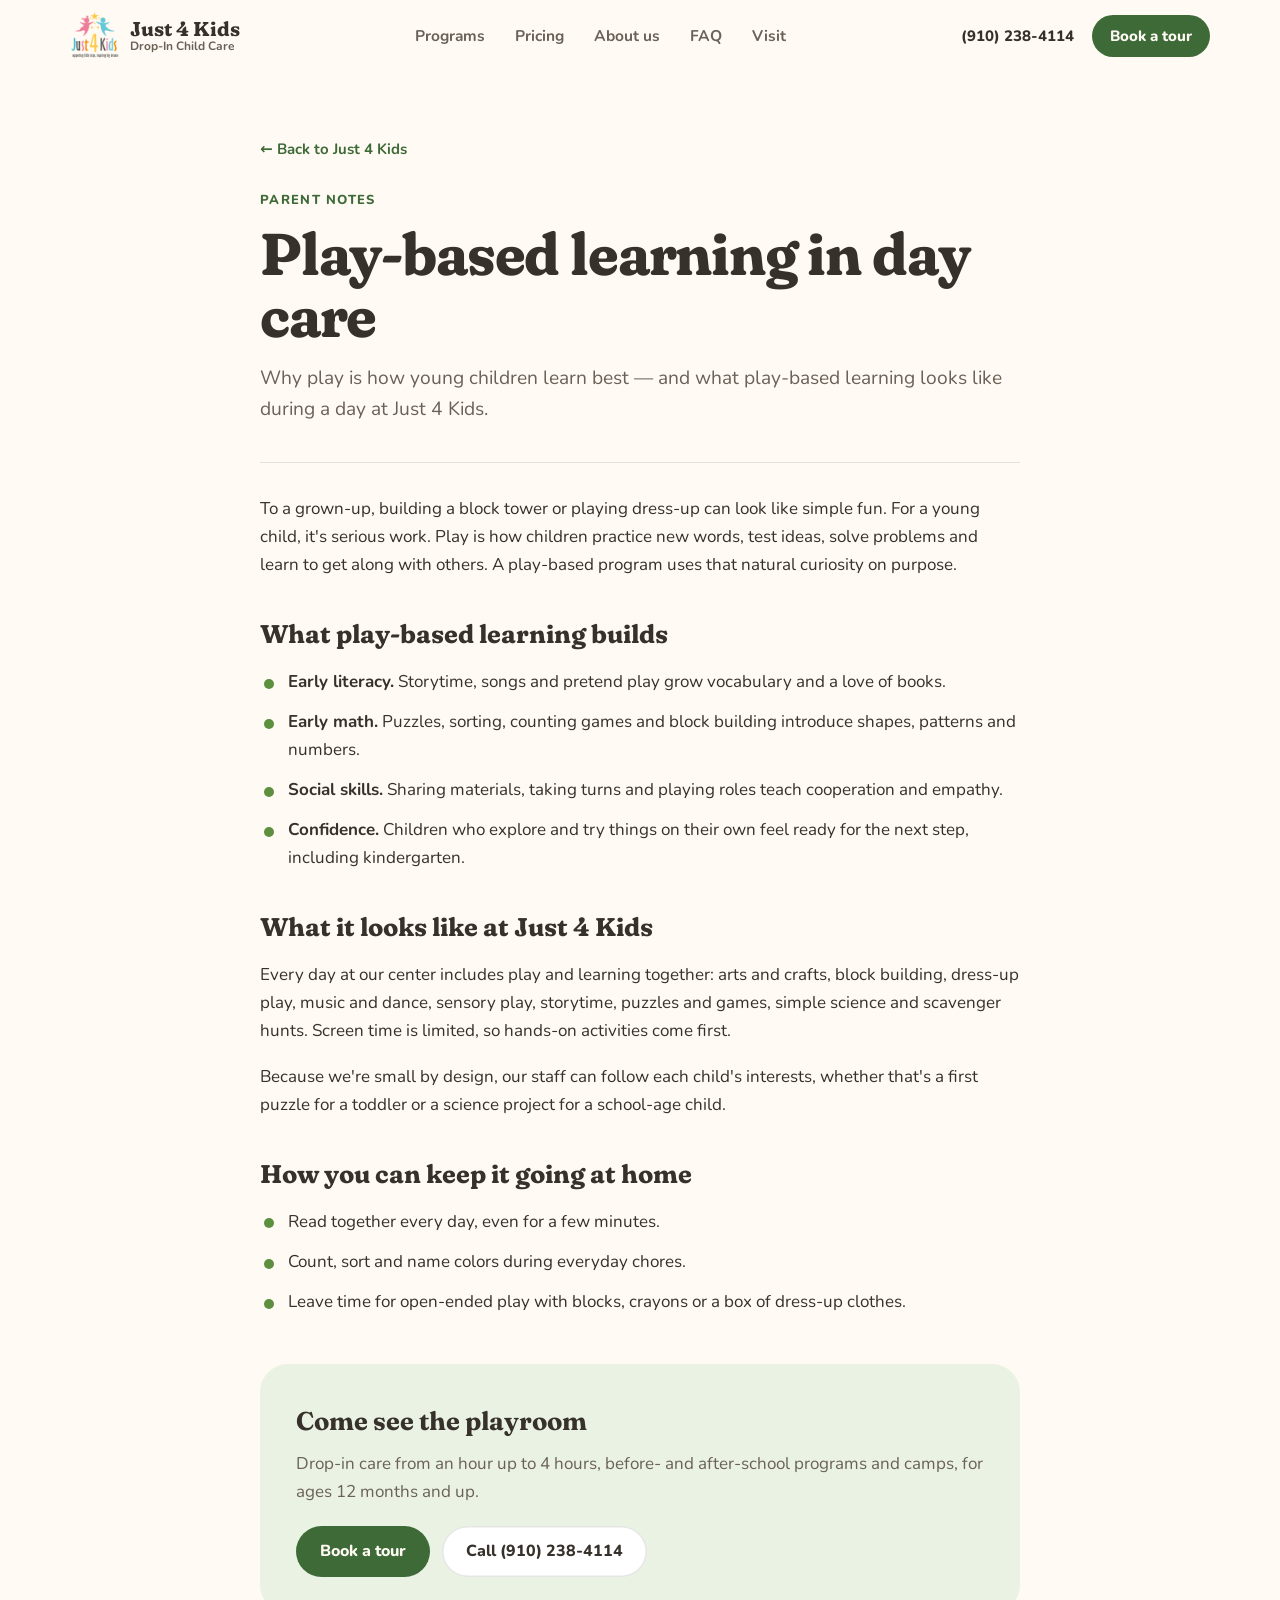
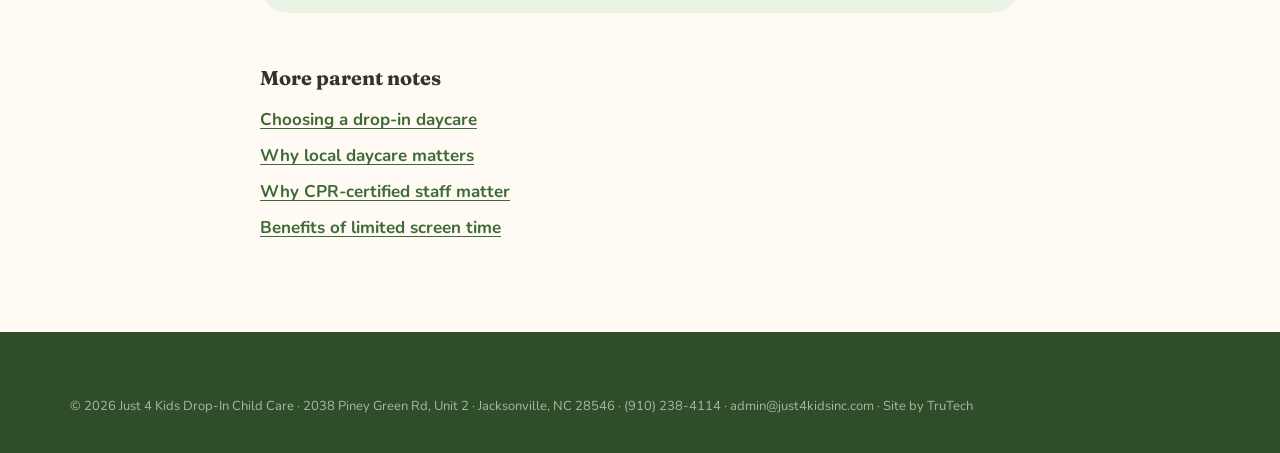
<file: the-importance-of-play-based-learning-in-day-care/index.html>
<!doctype html>
<!-- Built by Truly Digital Solutions, LLC (TruTech) · https://trutech.us · Build TT-J4K-2026-02 -->
<html lang="en">
<head>
  <meta charset="utf-8">
  <meta name="viewport" content="width=device-width, initial-scale=1">
  <meta name="author" content="Truly Digital Solutions, LLC (TruTech)">
  <meta name="generator" content="TruTech · trutech.us">
  <meta name="trutech-build" content="TT-J4K-2026-02">
  <title>Play-based learning in day care · Parent notes · Just 4 Kids Drop-In Child Care</title>
  <meta name="description" content="Why play is how young children learn best — and what play-based learning looks like during a day at Just 4 Kids.">
  <link rel="canonical" href="https://www.just4kidsinc.com/the-importance-of-play-based-learning-in-day-care/">
  <meta name="theme-color" content="#FFFAF3">
  <meta property="og:title" content="Play-based learning in day care · Just 4 Kids">
  <meta property="og:description" content="Why play is how young children learn best — and what play-based learning looks like during a day at Just 4 Kids.">
  <meta property="og:image" content="https://www.just4kidsinc.com/assets/room.jpg">
  <meta property="og:type" content="article">
  <link rel="icon" href="/assets/logo.png">
  <link rel="preconnect" href="https://fonts.googleapis.com">
  <link rel="preconnect" href="https://fonts.gstatic.com" crossorigin>
  <link href="https://fonts.googleapis.com/css2?family=Fraunces:ital,opsz,wght,SOFT@0,9..144,500..700,100;1,9..144,500..700,100&family=Nunito:wght@400;600;700;800&display=swap" rel="stylesheet">
  <link rel="stylesheet" href="/styles.css?v=9">
  <script type="application/ld+json">
  {"@context":"https://schema.org","@type":"Article","headline":"Play-based learning in day care","description":"Why play is how young children learn best — and what play-based learning looks like during a day at Just 4 Kids.","mainEntityOfPage":"https://www.just4kidsinc.com/the-importance-of-play-based-learning-in-day-care/","publisher":{"@type":"ChildCare","name":"Just 4 Kids Drop-In Child Care","url":"https://www.just4kidsinc.com"}}
  </script>
</head>
<body>
  <a class="skip" href="#main">Skip to content</a>
  <header class="nav" data-nav>
    <a class="brand" href="/" aria-label="Just 4 Kids home">
      <img src="/assets/logo.png" alt="" width="480" height="480">
      <span><b>Just 4 Kids</b><small>Drop-In Child Care</small></span>
    </a>
    <nav class="nav__links" id="nav-links" aria-label="Primary">
      <a href="/#programs">Programs</a>
      <a href="/#pricing">Pricing</a>
      <a href="/#about">About us</a>
      <a href="/#faq">FAQ</a>
      <a href="/#visit">Visit</a>
    </nav>
    <div class="nav__actions">
      <a class="nav__phone" href="tel:+19102384114">(910) 238-4114</a>
      <a class="btn btn--sm" href="/#visit">Book a tour</a>
    </div>
  </header>

  <main id="main" class="note">
    <article class="wrap note__wrap">
      <a class="note__back" href="/">← Back to Just 4 Kids</a>
      <p class="eyebrow">Parent notes</p>
      <h1 class="h1">Play-based learning in day care</h1>
      <p class="note__lede">Why play is how young children learn best — and what play-based learning looks like during a day at Just 4 Kids.</p>
      <div class="note__body">
<p>To a grown-up, building a block tower or playing dress-up can look like simple fun. For a young child, it's serious work. Play is how children practice new words, test ideas, solve problems and learn to get along with others. A play-based program uses that natural curiosity on purpose.</p>
<h2>What play-based learning builds</h2>
<ul>
  <li><b>Early literacy.</b> Storytime, songs and pretend play grow vocabulary and a love of books.</li>
  <li><b>Early math.</b> Puzzles, sorting, counting games and block building introduce shapes, patterns and numbers.</li>
  <li><b>Social skills.</b> Sharing materials, taking turns and playing roles teach cooperation and empathy.</li>
  <li><b>Confidence.</b> Children who explore and try things on their own feel ready for the next step, including kindergarten.</li>
</ul>
<h2>What it looks like at Just 4 Kids</h2>
<p>Every day at our center includes play and learning together: arts and crafts, block building, dress-up play, music and dance, sensory play, storytime, puzzles and games, simple science and scavenger hunts. Screen time is limited, so hands-on activities come first.</p>
<p>Because we're small by design, our staff can follow each child's interests, whether that's a first puzzle for a toddler or a science project for a school-age child.</p>
<h2>How you can keep it going at home</h2>
<ul>
  <li>Read together every day, even for a few minutes.</li>
  <li>Count, sort and name colors during everyday chores.</li>
  <li>Leave time for open-ended play with blocks, crayons or a box of dress-up clothes.</li>
</ul>
</div>
      <aside class="note__cta">
        <h2>Come see the playroom</h2>
        <p>Drop-in care from an hour up to 4 hours, before- and after-school programs and camps, for ages 12 months and up.</p>
        <div class="note__actions">
          <a class="btn" href="/#visit">Book a tour</a>
          <a class="btn btn--ghost" href="tel:+19102384114">Call (910) 238-4114</a>
        </div>
      </aside>
      <nav class="note__more" aria-label="More parent notes">
        <h2>More parent notes</h2>
        <ul><li><a href="/what-to-look-for-when-choosing-a-dropin-daycare-service/">Choosing a drop-in daycare</a></li><li><a href="/why-local-daycare-services-matter-for-working-families/">Why local daycare matters</a></li><li><a href="/why-cpr-and-first-aid-certified-staff-make-a-difference-at-a-daycare-service/">Why CPR-certified staff matter</a></li><li><a href="/understanding-the-benefits-of-limited-screen-time-with-daycare-services/">Benefits of limited screen time</a></li></ul>
      </nav>
    </article>
  </main>

  <footer class="foot">
    <div class="wrap foot__legal" style="margin-top:0;border-top:0;padding-top:0">
      <p>© <span data-year>2026</span> Just 4 Kids Drop-In Child Care · 2038 Piney Green Rd, Unit 2 · Jacksonville, NC 28546 · <a href="tel:+19102384114">(910) 238-4114</a> · <a href="mailto:admin@just4kidsinc.com">admin@just4kidsinc.com</a> · Site by <a href="https://trutech.us" target="_blank" rel="noopener">TruTech</a></p>
    </div>
  </footer>
  <nav class="dock" aria-label="Quick actions">
    <a href="tel:+19102384114">Call</a>
    <a class="dock__main" href="/#visit">Book a tour</a>
  </nav>
  <script>document.querySelectorAll('[data-year]').forEach(function(e){e.textContent=new Date().getFullYear()})</script>
</body>
</html>
</file>
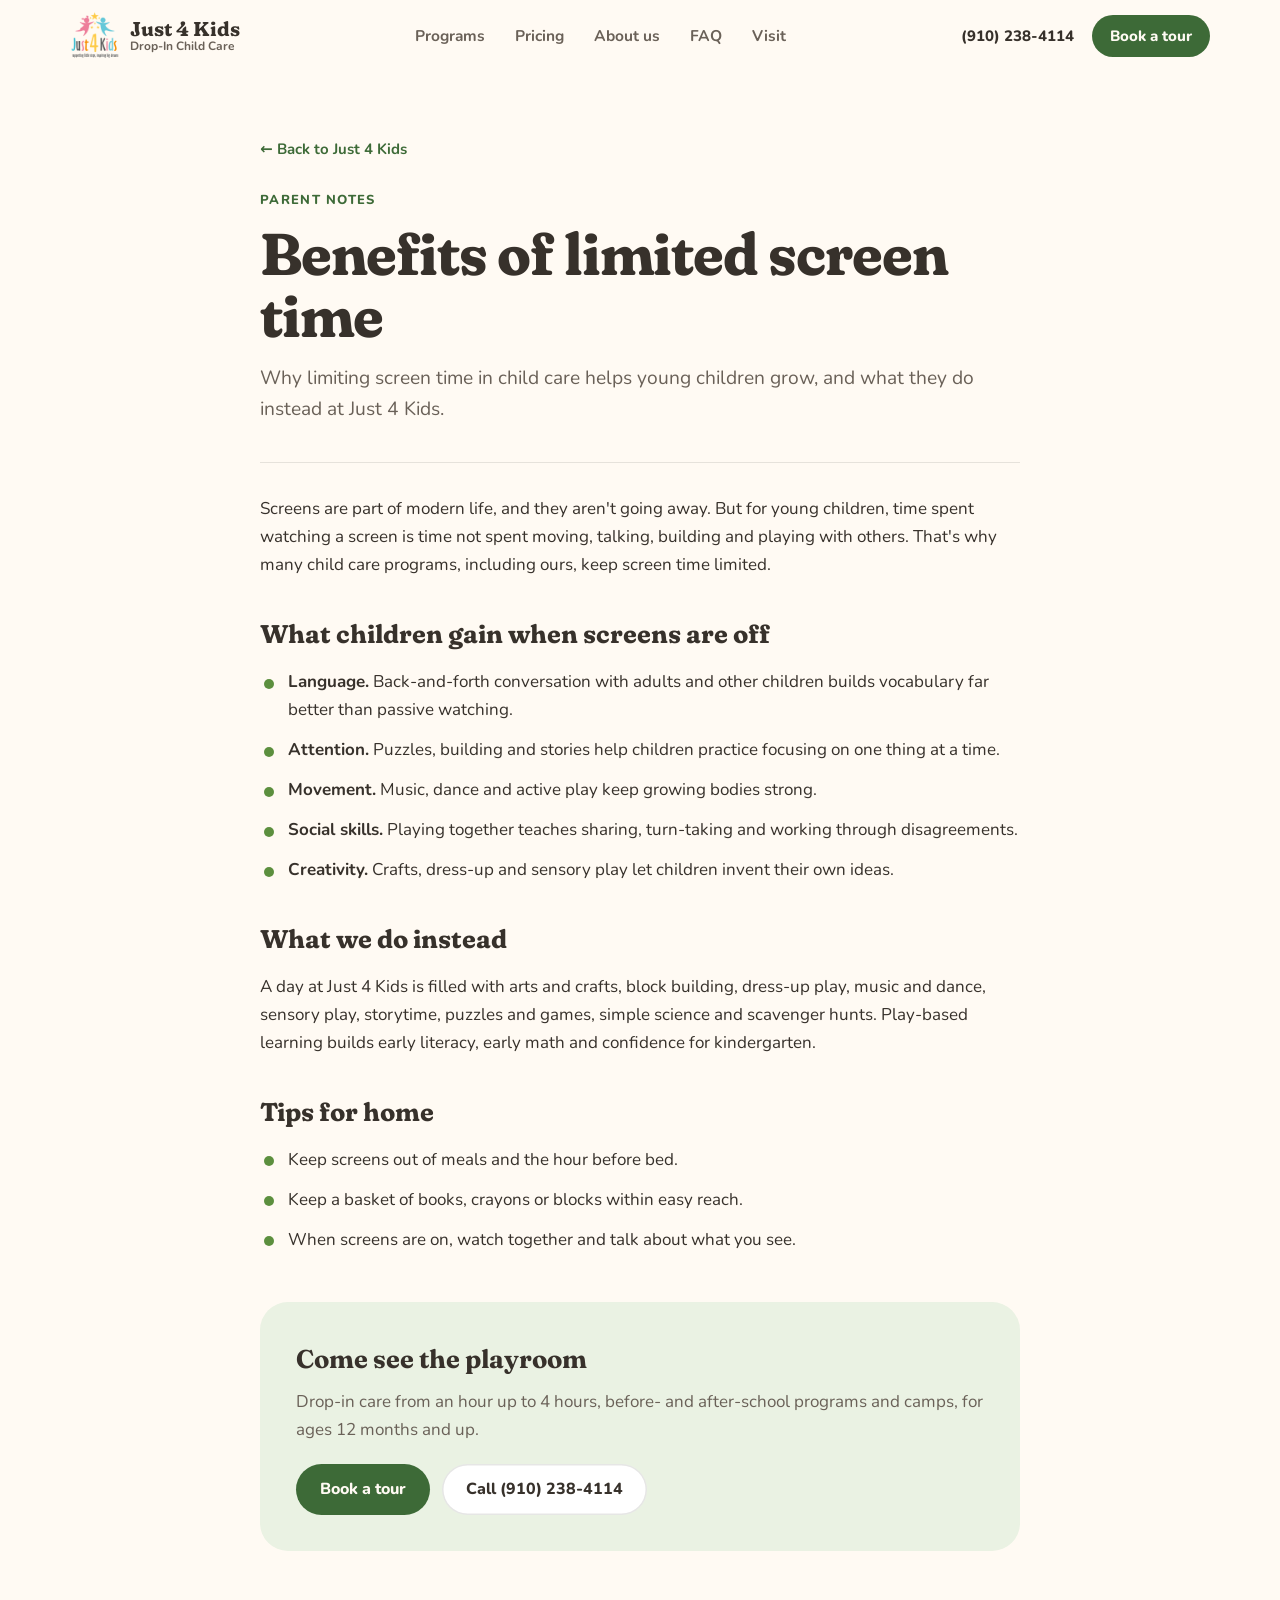
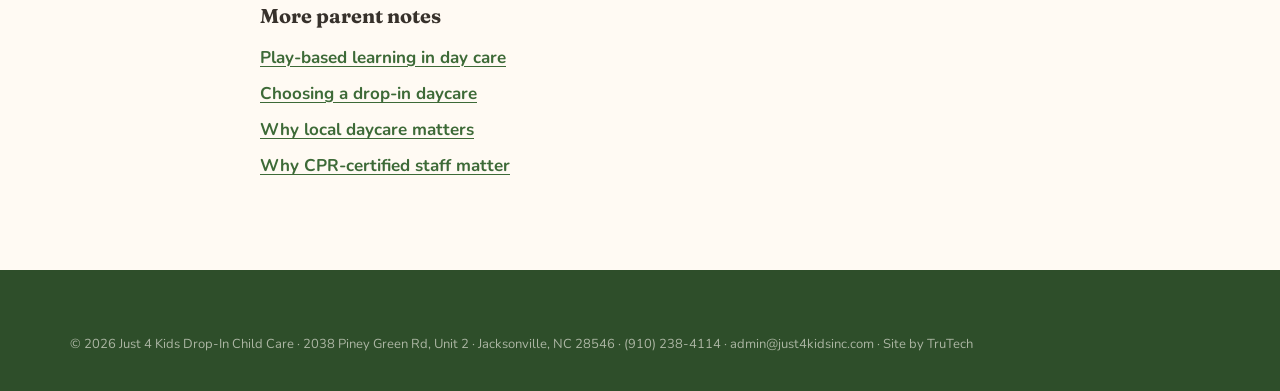
<file: understanding-the-benefits-of-limited-screen-time-with-daycare-services/index.html>
<!doctype html>
<!-- Built by Truly Digital Solutions, LLC (TruTech) · https://trutech.us · Build TT-J4K-2026-02 -->
<html lang="en">
<head>
  <meta charset="utf-8">
  <meta name="viewport" content="width=device-width, initial-scale=1">
  <meta name="author" content="Truly Digital Solutions, LLC (TruTech)">
  <meta name="generator" content="TruTech · trutech.us">
  <meta name="trutech-build" content="TT-J4K-2026-02">
  <title>Benefits of limited screen time · Parent notes · Just 4 Kids Drop-In Child Care</title>
  <meta name="description" content="Why limiting screen time in child care helps young children grow, and what they do instead at Just 4 Kids.">
  <link rel="canonical" href="https://www.just4kidsinc.com/understanding-the-benefits-of-limited-screen-time-with-daycare-services/">
  <meta name="theme-color" content="#FFFAF3">
  <meta property="og:title" content="Benefits of limited screen time · Just 4 Kids">
  <meta property="og:description" content="Why limiting screen time in child care helps young children grow, and what they do instead at Just 4 Kids.">
  <meta property="og:image" content="https://www.just4kidsinc.com/assets/room.jpg">
  <meta property="og:type" content="article">
  <link rel="icon" href="/assets/logo.png">
  <link rel="preconnect" href="https://fonts.googleapis.com">
  <link rel="preconnect" href="https://fonts.gstatic.com" crossorigin>
  <link href="https://fonts.googleapis.com/css2?family=Fraunces:ital,opsz,wght,SOFT@0,9..144,500..700,100;1,9..144,500..700,100&family=Nunito:wght@400;600;700;800&display=swap" rel="stylesheet">
  <link rel="stylesheet" href="/styles.css?v=9">
  <script type="application/ld+json">
  {"@context":"https://schema.org","@type":"Article","headline":"Benefits of limited screen time","description":"Why limiting screen time in child care helps young children grow, and what they do instead at Just 4 Kids.","mainEntityOfPage":"https://www.just4kidsinc.com/understanding-the-benefits-of-limited-screen-time-with-daycare-services/","publisher":{"@type":"ChildCare","name":"Just 4 Kids Drop-In Child Care","url":"https://www.just4kidsinc.com"}}
  </script>
</head>
<body>
  <a class="skip" href="#main">Skip to content</a>
  <header class="nav" data-nav>
    <a class="brand" href="/" aria-label="Just 4 Kids home">
      <img src="/assets/logo.png" alt="" width="480" height="480">
      <span><b>Just 4 Kids</b><small>Drop-In Child Care</small></span>
    </a>
    <nav class="nav__links" id="nav-links" aria-label="Primary">
      <a href="/#programs">Programs</a>
      <a href="/#pricing">Pricing</a>
      <a href="/#about">About us</a>
      <a href="/#faq">FAQ</a>
      <a href="/#visit">Visit</a>
    </nav>
    <div class="nav__actions">
      <a class="nav__phone" href="tel:+19102384114">(910) 238-4114</a>
      <a class="btn btn--sm" href="/#visit">Book a tour</a>
    </div>
  </header>

  <main id="main" class="note">
    <article class="wrap note__wrap">
      <a class="note__back" href="/">← Back to Just 4 Kids</a>
      <p class="eyebrow">Parent notes</p>
      <h1 class="h1">Benefits of limited screen time</h1>
      <p class="note__lede">Why limiting screen time in child care helps young children grow, and what they do instead at Just 4 Kids.</p>
      <div class="note__body">
<p>Screens are part of modern life, and they aren't going away. But for young children, time spent watching a screen is time not spent moving, talking, building and playing with others. That's why many child care programs, including ours, keep screen time limited.</p>
<h2>What children gain when screens are off</h2>
<ul>
  <li><b>Language.</b> Back-and-forth conversation with adults and other children builds vocabulary far better than passive watching.</li>
  <li><b>Attention.</b> Puzzles, building and stories help children practice focusing on one thing at a time.</li>
  <li><b>Movement.</b> Music, dance and active play keep growing bodies strong.</li>
  <li><b>Social skills.</b> Playing together teaches sharing, turn-taking and working through disagreements.</li>
  <li><b>Creativity.</b> Crafts, dress-up and sensory play let children invent their own ideas.</li>
</ul>
<h2>What we do instead</h2>
<p>A day at Just 4 Kids is filled with arts and crafts, block building, dress-up play, music and dance, sensory play, storytime, puzzles and games, simple science and scavenger hunts. Play-based learning builds early literacy, early math and confidence for kindergarten.</p>
<h2>Tips for home</h2>
<ul>
  <li>Keep screens out of meals and the hour before bed.</li>
  <li>Keep a basket of books, crayons or blocks within easy reach.</li>
  <li>When screens are on, watch together and talk about what you see.</li>
</ul>
</div>
      <aside class="note__cta">
        <h2>Come see the playroom</h2>
        <p>Drop-in care from an hour up to 4 hours, before- and after-school programs and camps, for ages 12 months and up.</p>
        <div class="note__actions">
          <a class="btn" href="/#visit">Book a tour</a>
          <a class="btn btn--ghost" href="tel:+19102384114">Call (910) 238-4114</a>
        </div>
      </aside>
      <nav class="note__more" aria-label="More parent notes">
        <h2>More parent notes</h2>
        <ul><li><a href="/the-importance-of-play-based-learning-in-day-care/">Play-based learning in day care</a></li><li><a href="/what-to-look-for-when-choosing-a-dropin-daycare-service/">Choosing a drop-in daycare</a></li><li><a href="/why-local-daycare-services-matter-for-working-families/">Why local daycare matters</a></li><li><a href="/why-cpr-and-first-aid-certified-staff-make-a-difference-at-a-daycare-service/">Why CPR-certified staff matter</a></li></ul>
      </nav>
    </article>
  </main>

  <footer class="foot">
    <div class="wrap foot__legal" style="margin-top:0;border-top:0;padding-top:0">
      <p>© <span data-year>2026</span> Just 4 Kids Drop-In Child Care · 2038 Piney Green Rd, Unit 2 · Jacksonville, NC 28546 · <a href="tel:+19102384114">(910) 238-4114</a> · <a href="mailto:admin@just4kidsinc.com">admin@just4kidsinc.com</a> · Site by <a href="https://trutech.us" target="_blank" rel="noopener">TruTech</a></p>
    </div>
  </footer>
  <nav class="dock" aria-label="Quick actions">
    <a href="tel:+19102384114">Call</a>
    <a class="dock__main" href="/#visit">Book a tour</a>
  </nav>
  <script>document.querySelectorAll('[data-year]').forEach(function(e){e.textContent=new Date().getFullYear()})</script>
</body>
</html>
</file>
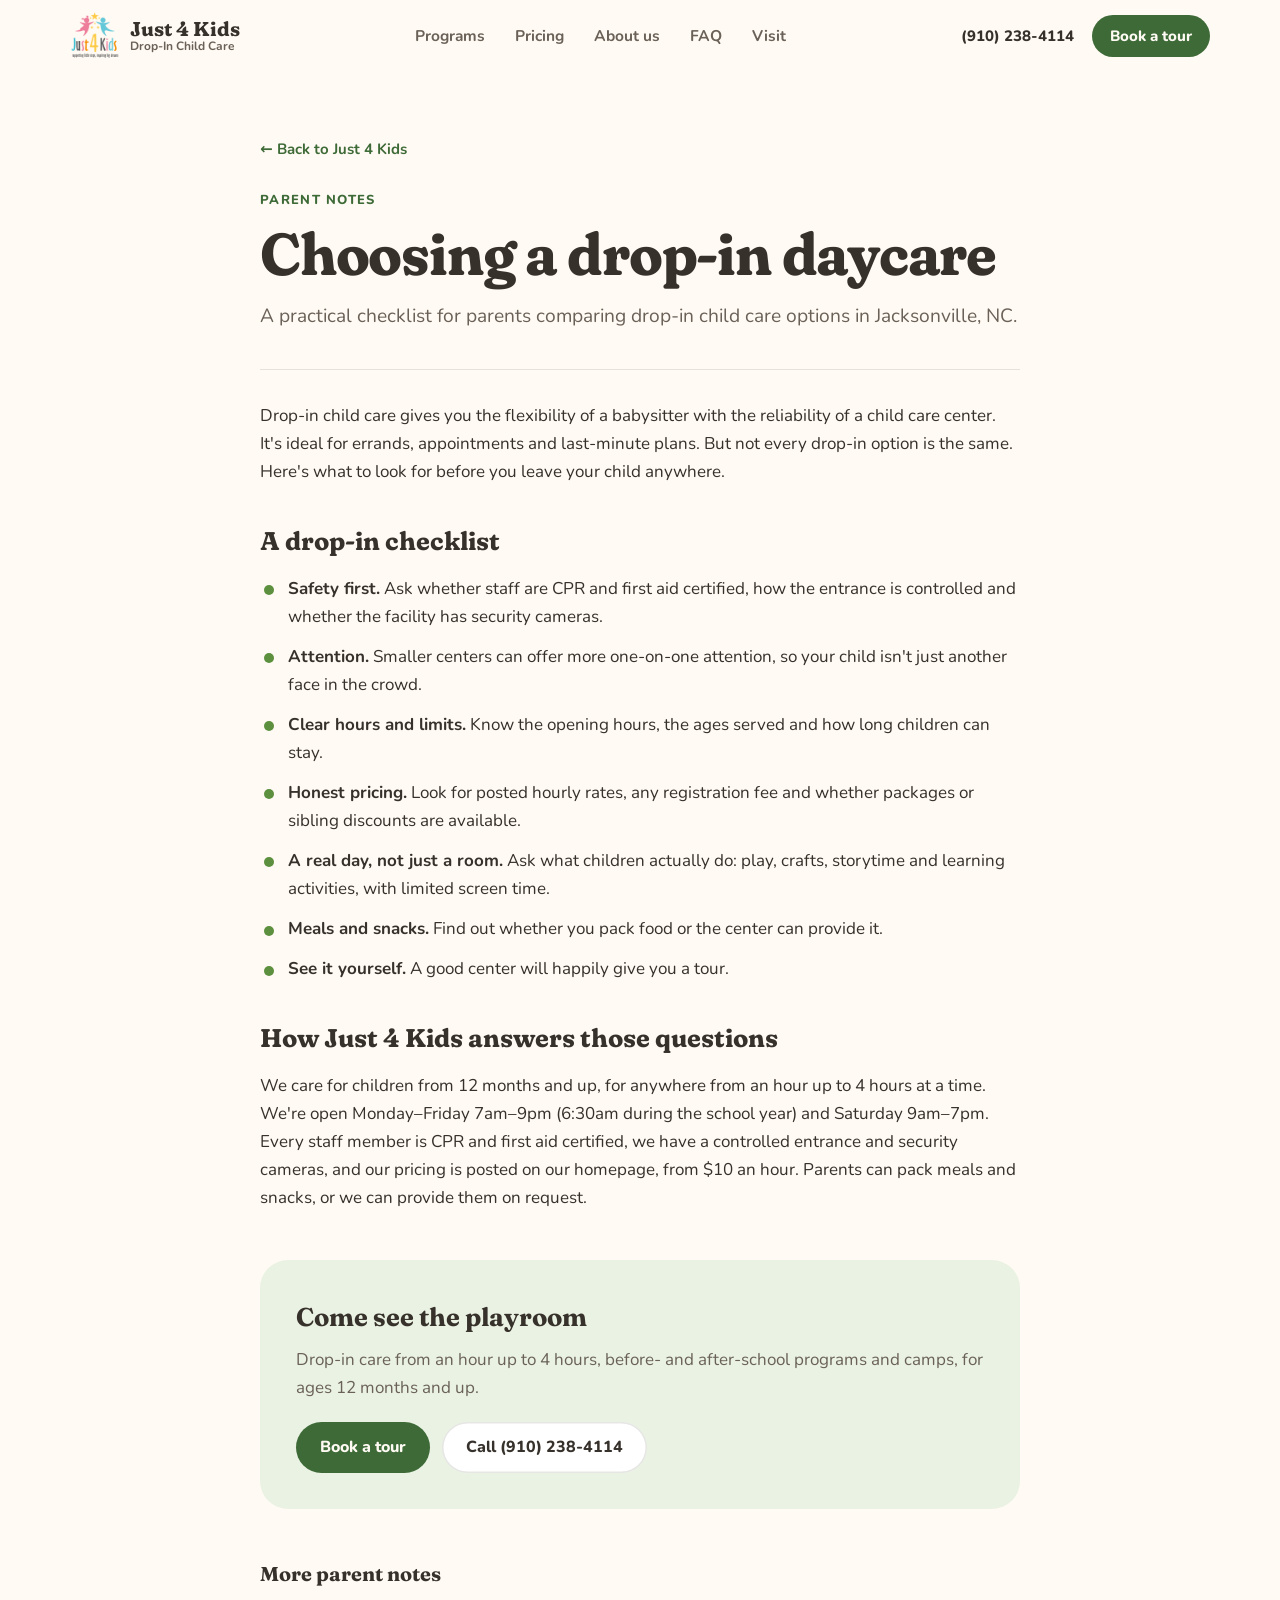
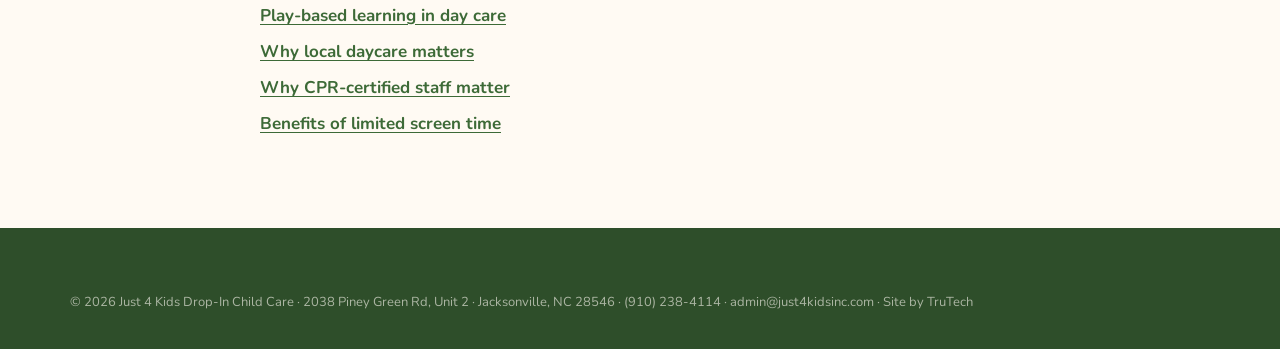
<file: what-to-look-for-when-choosing-a-dropin-daycare-service/index.html>
<!doctype html>
<!-- Built by Truly Digital Solutions, LLC (TruTech) · https://trutech.us · Build TT-J4K-2026-02 -->
<html lang="en">
<head>
  <meta charset="utf-8">
  <meta name="viewport" content="width=device-width, initial-scale=1">
  <meta name="author" content="Truly Digital Solutions, LLC (TruTech)">
  <meta name="generator" content="TruTech · trutech.us">
  <meta name="trutech-build" content="TT-J4K-2026-02">
  <title>Choosing a drop-in daycare · Parent notes · Just 4 Kids Drop-In Child Care</title>
  <meta name="description" content="A practical checklist for parents comparing drop-in child care options in Jacksonville, NC.">
  <link rel="canonical" href="https://www.just4kidsinc.com/what-to-look-for-when-choosing-a-dropin-daycare-service/">
  <meta name="theme-color" content="#FFFAF3">
  <meta property="og:title" content="Choosing a drop-in daycare · Just 4 Kids">
  <meta property="og:description" content="A practical checklist for parents comparing drop-in child care options in Jacksonville, NC.">
  <meta property="og:image" content="https://www.just4kidsinc.com/assets/room.jpg">
  <meta property="og:type" content="article">
  <link rel="icon" href="/assets/logo.png">
  <link rel="preconnect" href="https://fonts.googleapis.com">
  <link rel="preconnect" href="https://fonts.gstatic.com" crossorigin>
  <link href="https://fonts.googleapis.com/css2?family=Fraunces:ital,opsz,wght,SOFT@0,9..144,500..700,100;1,9..144,500..700,100&family=Nunito:wght@400;600;700;800&display=swap" rel="stylesheet">
  <link rel="stylesheet" href="/styles.css?v=9">
  <script type="application/ld+json">
  {"@context":"https://schema.org","@type":"Article","headline":"Choosing a drop-in daycare","description":"A practical checklist for parents comparing drop-in child care options in Jacksonville, NC.","mainEntityOfPage":"https://www.just4kidsinc.com/what-to-look-for-when-choosing-a-dropin-daycare-service/","publisher":{"@type":"ChildCare","name":"Just 4 Kids Drop-In Child Care","url":"https://www.just4kidsinc.com"}}
  </script>
</head>
<body>
  <a class="skip" href="#main">Skip to content</a>
  <header class="nav" data-nav>
    <a class="brand" href="/" aria-label="Just 4 Kids home">
      <img src="/assets/logo.png" alt="" width="480" height="480">
      <span><b>Just 4 Kids</b><small>Drop-In Child Care</small></span>
    </a>
    <nav class="nav__links" id="nav-links" aria-label="Primary">
      <a href="/#programs">Programs</a>
      <a href="/#pricing">Pricing</a>
      <a href="/#about">About us</a>
      <a href="/#faq">FAQ</a>
      <a href="/#visit">Visit</a>
    </nav>
    <div class="nav__actions">
      <a class="nav__phone" href="tel:+19102384114">(910) 238-4114</a>
      <a class="btn btn--sm" href="/#visit">Book a tour</a>
    </div>
  </header>

  <main id="main" class="note">
    <article class="wrap note__wrap">
      <a class="note__back" href="/">← Back to Just 4 Kids</a>
      <p class="eyebrow">Parent notes</p>
      <h1 class="h1">Choosing a drop-in daycare</h1>
      <p class="note__lede">A practical checklist for parents comparing drop-in child care options in Jacksonville, NC.</p>
      <div class="note__body">
<p>Drop-in child care gives you the flexibility of a babysitter with the reliability of a child care center. It's ideal for errands, appointments and last-minute plans. But not every drop-in option is the same. Here's what to look for before you leave your child anywhere.</p>
<h2>A drop-in checklist</h2>
<ul>
  <li><b>Safety first.</b> Ask whether staff are CPR and first aid certified, how the entrance is controlled and whether the facility has security cameras.</li>
  <li><b>Attention.</b> Smaller centers can offer more one-on-one attention, so your child isn't just another face in the crowd.</li>
  <li><b>Clear hours and limits.</b> Know the opening hours, the ages served and how long children can stay.</li>
  <li><b>Honest pricing.</b> Look for posted hourly rates, any registration fee and whether packages or sibling discounts are available.</li>
  <li><b>A real day, not just a room.</b> Ask what children actually do: play, crafts, storytime and learning activities, with limited screen time.</li>
  <li><b>Meals and snacks.</b> Find out whether you pack food or the center can provide it.</li>
  <li><b>See it yourself.</b> A good center will happily give you a tour.</li>
</ul>
<h2>How Just 4 Kids answers those questions</h2>
<p>We care for children from 12 months and up, for anywhere from an hour up to 4 hours at a time. We're open Monday–Friday 7am–9pm (6:30am during the school year) and Saturday 9am–7pm. Every staff member is CPR and first aid certified, we have a controlled entrance and security cameras, and our pricing is posted on our homepage, from $10 an hour. Parents can pack meals and snacks, or we can provide them on request.</p>
</div>
      <aside class="note__cta">
        <h2>Come see the playroom</h2>
        <p>Drop-in care from an hour up to 4 hours, before- and after-school programs and camps, for ages 12 months and up.</p>
        <div class="note__actions">
          <a class="btn" href="/#visit">Book a tour</a>
          <a class="btn btn--ghost" href="tel:+19102384114">Call (910) 238-4114</a>
        </div>
      </aside>
      <nav class="note__more" aria-label="More parent notes">
        <h2>More parent notes</h2>
        <ul><li><a href="/the-importance-of-play-based-learning-in-day-care/">Play-based learning in day care</a></li><li><a href="/why-local-daycare-services-matter-for-working-families/">Why local daycare matters</a></li><li><a href="/why-cpr-and-first-aid-certified-staff-make-a-difference-at-a-daycare-service/">Why CPR-certified staff matter</a></li><li><a href="/understanding-the-benefits-of-limited-screen-time-with-daycare-services/">Benefits of limited screen time</a></li></ul>
      </nav>
    </article>
  </main>

  <footer class="foot">
    <div class="wrap foot__legal" style="margin-top:0;border-top:0;padding-top:0">
      <p>© <span data-year>2026</span> Just 4 Kids Drop-In Child Care · 2038 Piney Green Rd, Unit 2 · Jacksonville, NC 28546 · <a href="tel:+19102384114">(910) 238-4114</a> · <a href="mailto:admin@just4kidsinc.com">admin@just4kidsinc.com</a> · Site by <a href="https://trutech.us" target="_blank" rel="noopener">TruTech</a></p>
    </div>
  </footer>
  <nav class="dock" aria-label="Quick actions">
    <a href="tel:+19102384114">Call</a>
    <a class="dock__main" href="/#visit">Book a tour</a>
  </nav>
  <script>document.querySelectorAll('[data-year]').forEach(function(e){e.textContent=new Date().getFullYear()})</script>
</body>
</html>
</file>
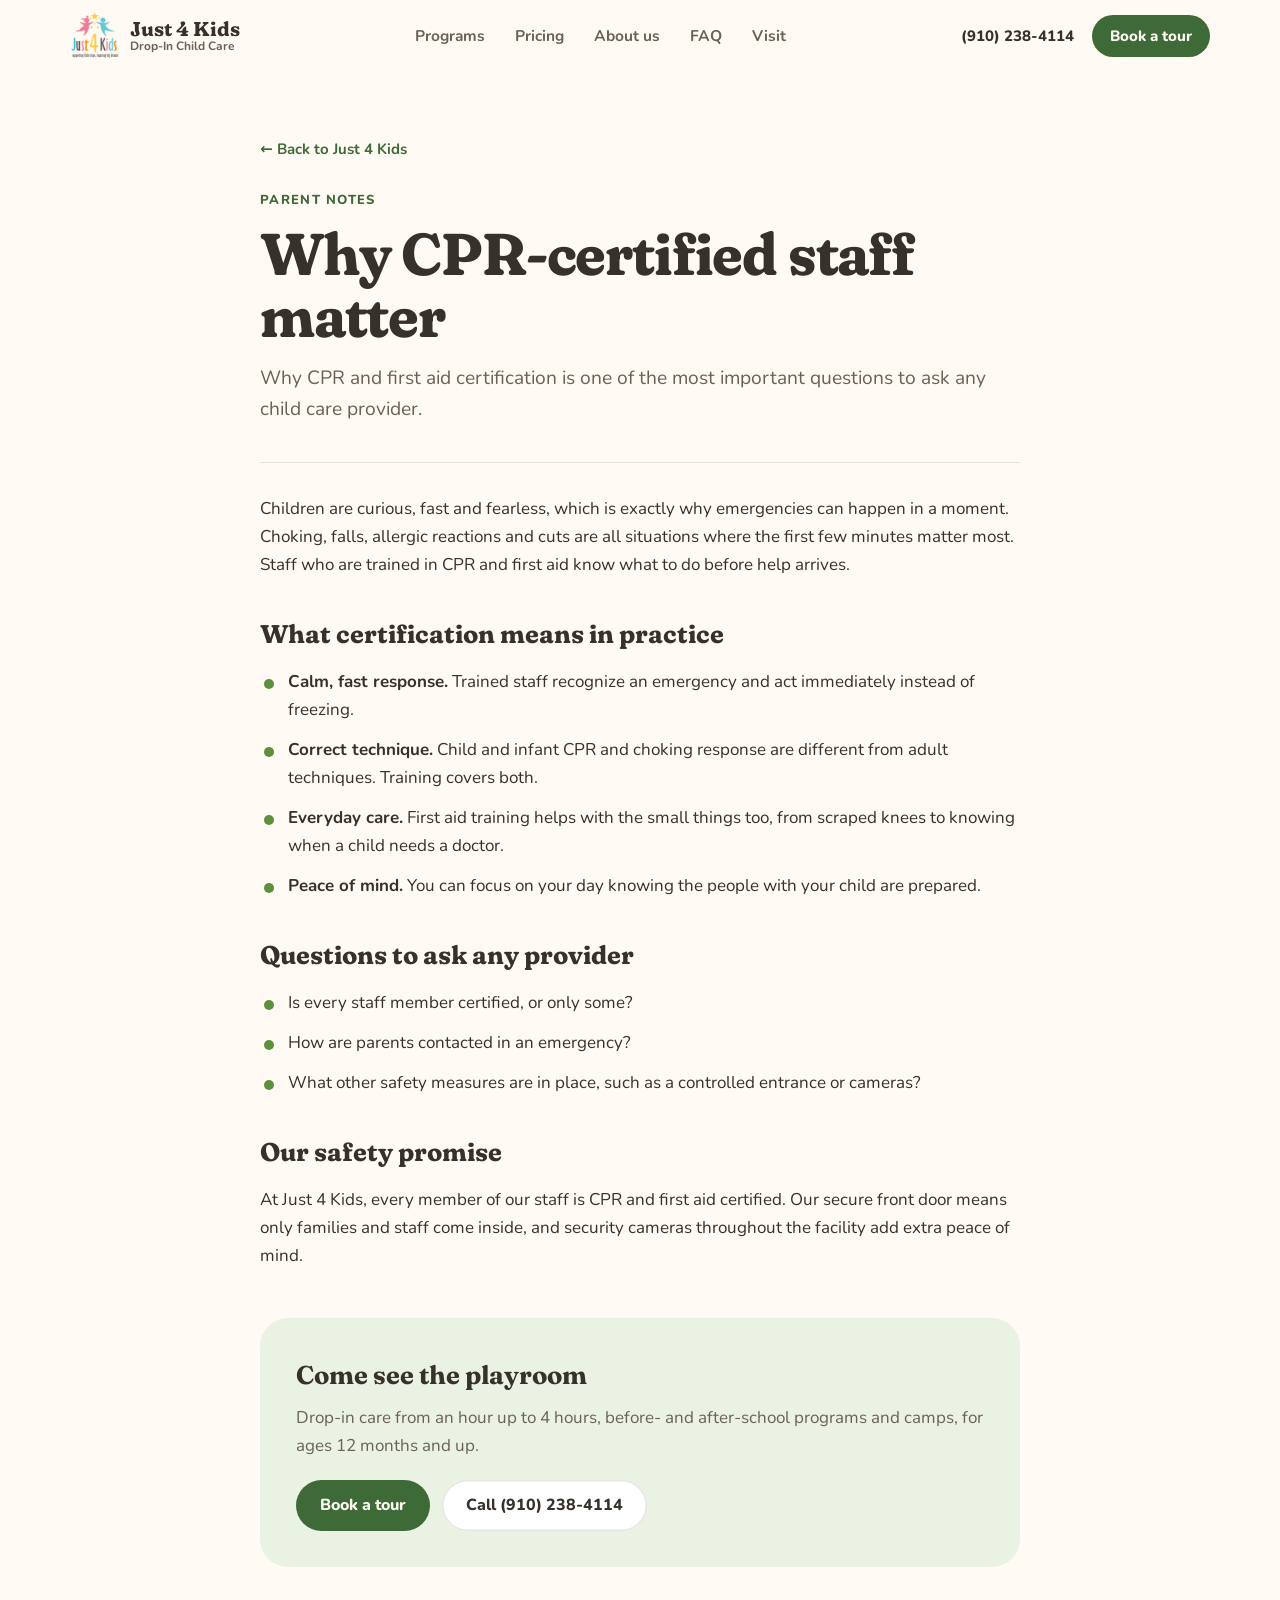
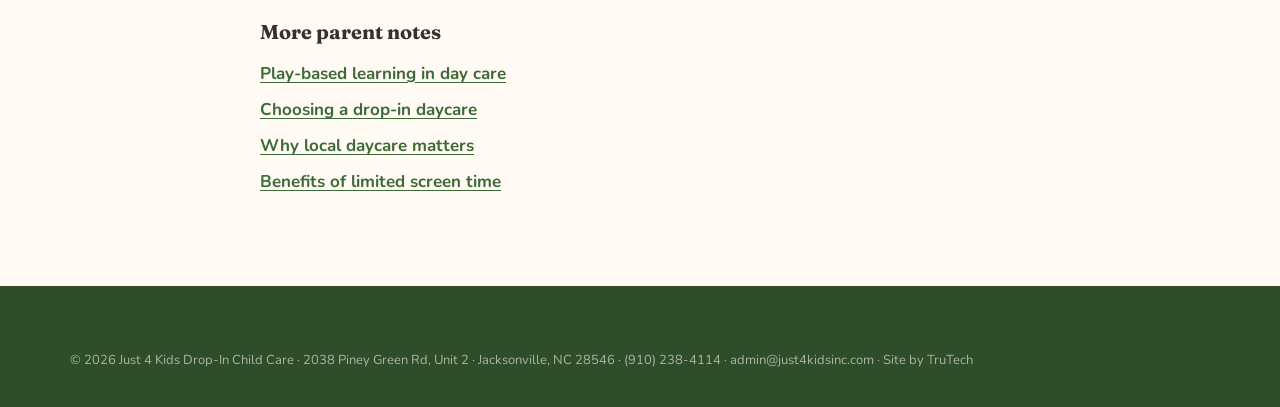
<file: why-cpr-and-first-aid-certified-staff-make-a-difference-at-a-daycare-service/index.html>
<!doctype html>
<!-- Built by Truly Digital Solutions, LLC (TruTech) · https://trutech.us · Build TT-J4K-2026-02 -->
<html lang="en">
<head>
  <meta charset="utf-8">
  <meta name="viewport" content="width=device-width, initial-scale=1">
  <meta name="author" content="Truly Digital Solutions, LLC (TruTech)">
  <meta name="generator" content="TruTech · trutech.us">
  <meta name="trutech-build" content="TT-J4K-2026-02">
  <title>Why CPR-certified staff matter · Parent notes · Just 4 Kids Drop-In Child Care</title>
  <meta name="description" content="Why CPR and first aid certification is one of the most important questions to ask any child care provider.">
  <link rel="canonical" href="https://www.just4kidsinc.com/why-cpr-and-first-aid-certified-staff-make-a-difference-at-a-daycare-service/">
  <meta name="theme-color" content="#FFFAF3">
  <meta property="og:title" content="Why CPR-certified staff matter · Just 4 Kids">
  <meta property="og:description" content="Why CPR and first aid certification is one of the most important questions to ask any child care provider.">
  <meta property="og:image" content="https://www.just4kidsinc.com/assets/room.jpg">
  <meta property="og:type" content="article">
  <link rel="icon" href="/assets/logo.png">
  <link rel="preconnect" href="https://fonts.googleapis.com">
  <link rel="preconnect" href="https://fonts.gstatic.com" crossorigin>
  <link href="https://fonts.googleapis.com/css2?family=Fraunces:ital,opsz,wght,SOFT@0,9..144,500..700,100;1,9..144,500..700,100&family=Nunito:wght@400;600;700;800&display=swap" rel="stylesheet">
  <link rel="stylesheet" href="/styles.css?v=9">
  <script type="application/ld+json">
  {"@context":"https://schema.org","@type":"Article","headline":"Why CPR-certified staff matter","description":"Why CPR and first aid certification is one of the most important questions to ask any child care provider.","mainEntityOfPage":"https://www.just4kidsinc.com/why-cpr-and-first-aid-certified-staff-make-a-difference-at-a-daycare-service/","publisher":{"@type":"ChildCare","name":"Just 4 Kids Drop-In Child Care","url":"https://www.just4kidsinc.com"}}
  </script>
</head>
<body>
  <a class="skip" href="#main">Skip to content</a>
  <header class="nav" data-nav>
    <a class="brand" href="/" aria-label="Just 4 Kids home">
      <img src="/assets/logo.png" alt="" width="480" height="480">
      <span><b>Just 4 Kids</b><small>Drop-In Child Care</small></span>
    </a>
    <nav class="nav__links" id="nav-links" aria-label="Primary">
      <a href="/#programs">Programs</a>
      <a href="/#pricing">Pricing</a>
      <a href="/#about">About us</a>
      <a href="/#faq">FAQ</a>
      <a href="/#visit">Visit</a>
    </nav>
    <div class="nav__actions">
      <a class="nav__phone" href="tel:+19102384114">(910) 238-4114</a>
      <a class="btn btn--sm" href="/#visit">Book a tour</a>
    </div>
  </header>

  <main id="main" class="note">
    <article class="wrap note__wrap">
      <a class="note__back" href="/">← Back to Just 4 Kids</a>
      <p class="eyebrow">Parent notes</p>
      <h1 class="h1">Why CPR-certified staff matter</h1>
      <p class="note__lede">Why CPR and first aid certification is one of the most important questions to ask any child care provider.</p>
      <div class="note__body">
<p>Children are curious, fast and fearless, which is exactly why emergencies can happen in a moment. Choking, falls, allergic reactions and cuts are all situations where the first few minutes matter most. Staff who are trained in CPR and first aid know what to do before help arrives.</p>
<h2>What certification means in practice</h2>
<ul>
  <li><b>Calm, fast response.</b> Trained staff recognize an emergency and act immediately instead of freezing.</li>
  <li><b>Correct technique.</b> Child and infant CPR and choking response are different from adult techniques. Training covers both.</li>
  <li><b>Everyday care.</b> First aid training helps with the small things too, from scraped knees to knowing when a child needs a doctor.</li>
  <li><b>Peace of mind.</b> You can focus on your day knowing the people with your child are prepared.</li>
</ul>
<h2>Questions to ask any provider</h2>
<ul>
  <li>Is every staff member certified, or only some?</li>
  <li>How are parents contacted in an emergency?</li>
  <li>What other safety measures are in place, such as a controlled entrance or cameras?</li>
</ul>
<h2>Our safety promise</h2>
<p>At Just 4 Kids, every member of our staff is CPR and first aid certified. Our secure front door means only families and staff come inside, and security cameras throughout the facility add extra peace of mind.</p>
</div>
      <aside class="note__cta">
        <h2>Come see the playroom</h2>
        <p>Drop-in care from an hour up to 4 hours, before- and after-school programs and camps, for ages 12 months and up.</p>
        <div class="note__actions">
          <a class="btn" href="/#visit">Book a tour</a>
          <a class="btn btn--ghost" href="tel:+19102384114">Call (910) 238-4114</a>
        </div>
      </aside>
      <nav class="note__more" aria-label="More parent notes">
        <h2>More parent notes</h2>
        <ul><li><a href="/the-importance-of-play-based-learning-in-day-care/">Play-based learning in day care</a></li><li><a href="/what-to-look-for-when-choosing-a-dropin-daycare-service/">Choosing a drop-in daycare</a></li><li><a href="/why-local-daycare-services-matter-for-working-families/">Why local daycare matters</a></li><li><a href="/understanding-the-benefits-of-limited-screen-time-with-daycare-services/">Benefits of limited screen time</a></li></ul>
      </nav>
    </article>
  </main>

  <footer class="foot">
    <div class="wrap foot__legal" style="margin-top:0;border-top:0;padding-top:0">
      <p>© <span data-year>2026</span> Just 4 Kids Drop-In Child Care · 2038 Piney Green Rd, Unit 2 · Jacksonville, NC 28546 · <a href="tel:+19102384114">(910) 238-4114</a> · <a href="mailto:admin@just4kidsinc.com">admin@just4kidsinc.com</a> · Site by <a href="https://trutech.us" target="_blank" rel="noopener">TruTech</a></p>
    </div>
  </footer>
  <nav class="dock" aria-label="Quick actions">
    <a href="tel:+19102384114">Call</a>
    <a class="dock__main" href="/#visit">Book a tour</a>
  </nav>
  <script>document.querySelectorAll('[data-year]').forEach(function(e){e.textContent=new Date().getFullYear()})</script>
</body>
</html>
</file>
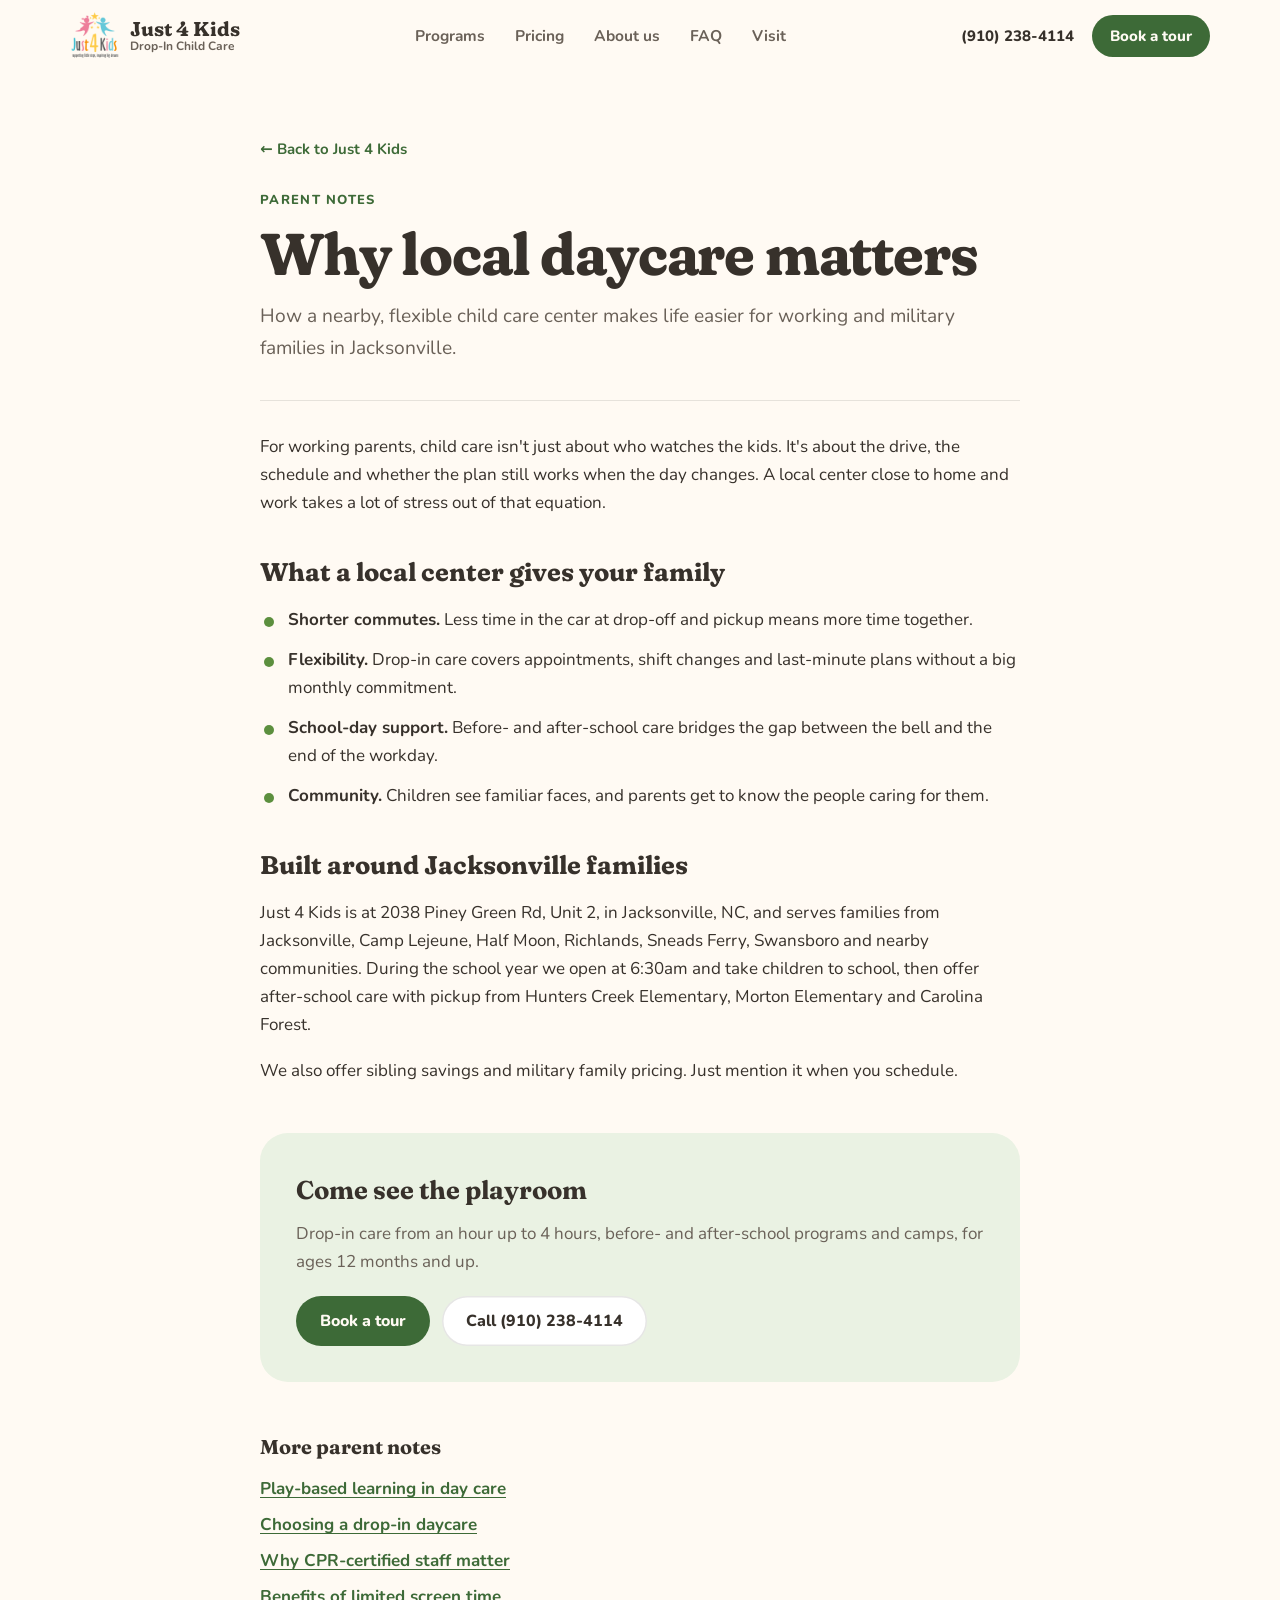
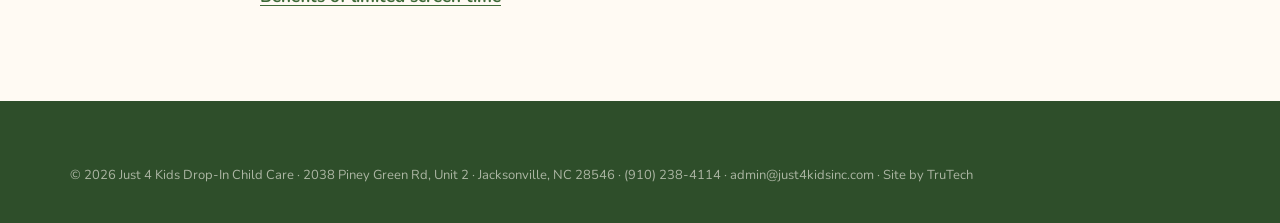
<file: why-local-daycare-services-matter-for-working-families/index.html>
<!doctype html>
<!-- Built by Truly Digital Solutions, LLC (TruTech) · https://trutech.us · Build TT-J4K-2026-02 -->
<html lang="en">
<head>
  <meta charset="utf-8">
  <meta name="viewport" content="width=device-width, initial-scale=1">
  <meta name="author" content="Truly Digital Solutions, LLC (TruTech)">
  <meta name="generator" content="TruTech · trutech.us">
  <meta name="trutech-build" content="TT-J4K-2026-02">
  <title>Why local daycare matters · Parent notes · Just 4 Kids Drop-In Child Care</title>
  <meta name="description" content="How a nearby, flexible child care center makes life easier for working and military families in Jacksonville.">
  <link rel="canonical" href="https://www.just4kidsinc.com/why-local-daycare-services-matter-for-working-families/">
  <meta name="theme-color" content="#FFFAF3">
  <meta property="og:title" content="Why local daycare matters · Just 4 Kids">
  <meta property="og:description" content="How a nearby, flexible child care center makes life easier for working and military families in Jacksonville.">
  <meta property="og:image" content="https://www.just4kidsinc.com/assets/room.jpg">
  <meta property="og:type" content="article">
  <link rel="icon" href="/assets/logo.png">
  <link rel="preconnect" href="https://fonts.googleapis.com">
  <link rel="preconnect" href="https://fonts.gstatic.com" crossorigin>
  <link href="https://fonts.googleapis.com/css2?family=Fraunces:ital,opsz,wght,SOFT@0,9..144,500..700,100;1,9..144,500..700,100&family=Nunito:wght@400;600;700;800&display=swap" rel="stylesheet">
  <link rel="stylesheet" href="/styles.css?v=9">
  <script type="application/ld+json">
  {"@context":"https://schema.org","@type":"Article","headline":"Why local daycare matters","description":"How a nearby, flexible child care center makes life easier for working and military families in Jacksonville.","mainEntityOfPage":"https://www.just4kidsinc.com/why-local-daycare-services-matter-for-working-families/","publisher":{"@type":"ChildCare","name":"Just 4 Kids Drop-In Child Care","url":"https://www.just4kidsinc.com"}}
  </script>
</head>
<body>
  <a class="skip" href="#main">Skip to content</a>
  <header class="nav" data-nav>
    <a class="brand" href="/" aria-label="Just 4 Kids home">
      <img src="/assets/logo.png" alt="" width="480" height="480">
      <span><b>Just 4 Kids</b><small>Drop-In Child Care</small></span>
    </a>
    <nav class="nav__links" id="nav-links" aria-label="Primary">
      <a href="/#programs">Programs</a>
      <a href="/#pricing">Pricing</a>
      <a href="/#about">About us</a>
      <a href="/#faq">FAQ</a>
      <a href="/#visit">Visit</a>
    </nav>
    <div class="nav__actions">
      <a class="nav__phone" href="tel:+19102384114">(910) 238-4114</a>
      <a class="btn btn--sm" href="/#visit">Book a tour</a>
    </div>
  </header>

  <main id="main" class="note">
    <article class="wrap note__wrap">
      <a class="note__back" href="/">← Back to Just 4 Kids</a>
      <p class="eyebrow">Parent notes</p>
      <h1 class="h1">Why local daycare matters</h1>
      <p class="note__lede">How a nearby, flexible child care center makes life easier for working and military families in Jacksonville.</p>
      <div class="note__body">
<p>For working parents, child care isn't just about who watches the kids. It's about the drive, the schedule and whether the plan still works when the day changes. A local center close to home and work takes a lot of stress out of that equation.</p>
<h2>What a local center gives your family</h2>
<ul>
  <li><b>Shorter commutes.</b> Less time in the car at drop-off and pickup means more time together.</li>
  <li><b>Flexibility.</b> Drop-in care covers appointments, shift changes and last-minute plans without a big monthly commitment.</li>
  <li><b>School-day support.</b> Before- and after-school care bridges the gap between the bell and the end of the workday.</li>
  <li><b>Community.</b> Children see familiar faces, and parents get to know the people caring for them.</li>
</ul>
<h2>Built around Jacksonville families</h2>
<p>Just 4 Kids is at 2038 Piney Green Rd, Unit 2, in Jacksonville, NC, and serves families from Jacksonville, Camp Lejeune, Half Moon, Richlands, Sneads Ferry, Swansboro and nearby communities. During the school year we open at 6:30am and take children to school, then offer after-school care with pickup from Hunters Creek Elementary, Morton Elementary and Carolina Forest.</p>
<p>We also offer sibling savings and military family pricing. Just mention it when you schedule.</p>
</div>
      <aside class="note__cta">
        <h2>Come see the playroom</h2>
        <p>Drop-in care from an hour up to 4 hours, before- and after-school programs and camps, for ages 12 months and up.</p>
        <div class="note__actions">
          <a class="btn" href="/#visit">Book a tour</a>
          <a class="btn btn--ghost" href="tel:+19102384114">Call (910) 238-4114</a>
        </div>
      </aside>
      <nav class="note__more" aria-label="More parent notes">
        <h2>More parent notes</h2>
        <ul><li><a href="/the-importance-of-play-based-learning-in-day-care/">Play-based learning in day care</a></li><li><a href="/what-to-look-for-when-choosing-a-dropin-daycare-service/">Choosing a drop-in daycare</a></li><li><a href="/why-cpr-and-first-aid-certified-staff-make-a-difference-at-a-daycare-service/">Why CPR-certified staff matter</a></li><li><a href="/understanding-the-benefits-of-limited-screen-time-with-daycare-services/">Benefits of limited screen time</a></li></ul>
      </nav>
    </article>
  </main>

  <footer class="foot">
    <div class="wrap foot__legal" style="margin-top:0;border-top:0;padding-top:0">
      <p>© <span data-year>2026</span> Just 4 Kids Drop-In Child Care · 2038 Piney Green Rd, Unit 2 · Jacksonville, NC 28546 · <a href="tel:+19102384114">(910) 238-4114</a> · <a href="mailto:admin@just4kidsinc.com">admin@just4kidsinc.com</a> · Site by <a href="https://trutech.us" target="_blank" rel="noopener">TruTech</a></p>
    </div>
  </footer>
  <nav class="dock" aria-label="Quick actions">
    <a href="tel:+19102384114">Call</a>
    <a class="dock__main" href="/#visit">Book a tour</a>
  </nav>
  <script>document.querySelectorAll('[data-year]').forEach(function(e){e.textContent=new Date().getFullYear()})</script>
</body>
</html>
</file>
<file: styles.css>
/* ==========================================================================
   Just 4 Kids Drop-In Child Care — 2026–27 (calm edition)
   One serif, one sans, three surfaces (cream · white · sage), one accent green.
   Color from the logo appears only in small icons.
   ========================================================================== */

:root {
  --cream:  #FFFAF3;
  --warm:   #FBF3E6;
  --white:  #FFFFFF;
  --sage:   #EAF2E3;
  --ink:    #37312B;
  --ink-2:  #6A6158;
  --line:   rgb(55 49 43 / .12);

  --green:   #3D6A37;
  --green-d: #2E4E2A;
  --leaf:    #5C8F3E;
  --sun:     #FDC643;
  --pink:    #EE7D9B;
  --teal:    #33B9CE;

  --serif: "Fraunces", Georgia, serif;
  --sans:  "Nunito", system-ui, -apple-system, sans-serif;

  --r-sm: 12px;
  --r:    20px;
  --r-lg: 28px;
  --shadow: 0 1px 2px rgb(55 49 43 / .05), 0 10px 30px -14px rgb(55 49 43 / .18);
  --ease: cubic-bezier(.22, 1, .36, 1);

  --nav-h: 72px;
  color-scheme: light;
}

/* ---------- Base ---------- */
*, *::before, *::after { box-sizing: border-box; margin: 0; padding: 0; }
html { scroll-padding-top: calc(var(--nav-h) + 12px); -webkit-text-size-adjust: 100%; overflow-x: clip; }
@media (prefers-reduced-motion: no-preference) { html { scroll-behavior: smooth; } }
body {
  background: var(--cream);
  color: var(--ink);
  font-family: var(--sans);
  font-size: 17px;
  line-height: 1.65;
  -webkit-font-smoothing: antialiased;
}
img { display: block; max-width: 100%; height: auto; }
a { color: inherit; }
button, input, select, textarea { font: inherit; color: inherit; }
ul, ol { list-style: none; }
address { font-style: normal; }
::selection { background: var(--sun); }
:focus-visible { outline: 3px solid var(--teal); outline-offset: 3px; border-radius: 8px; }

.ic { width: 1.15em; height: 1.15em; flex: none; fill: none; stroke: currentColor; stroke-width: 2; stroke-linecap: round; stroke-linejoin: round; }
.sr-only { position: absolute; width: 1px; height: 1px; overflow: hidden; clip: rect(0 0 0 0); white-space: nowrap; }
.skip { position: fixed; top: 10px; left: 10px; z-index: 100; padding: 10px 16px; border-radius: 999px; background: var(--green-d); color: var(--cream); transform: translateY(-200%); }
.skip:focus { transform: none; }
.fineprint { font-size: 13px; color: var(--ink-2); line-height: 1.5; }

.wrap { width: min(1140px, 100% - 40px); margin-inline: auto; }

.h1, .h2, h3 { font-family: var(--serif); font-variation-settings: "SOFT" 100; color: var(--ink); }
.h1 { font-size: clamp(2.4rem, 4.6vw, 4rem); font-weight: 700; line-height: 1.05; letter-spacing: -0.02em; }
.h2 { font-size: clamp(2rem, 3.6vw, 3rem); font-weight: 700; line-height: 1.1; letter-spacing: -0.015em; }
.h1 em, .h2 em { font-style: italic; font-weight: 600; color: var(--green); }
h3 { font-weight: 700; line-height: 1.2; }

.eyebrow { margin-bottom: 12px; font-weight: 800; font-size: 13px; letter-spacing: .1em; text-transform: uppercase; color: var(--green); }

/* ---------- Buttons ---------- */
.btn {
  display: inline-flex; align-items: center; justify-content: center; gap: 10px;
  min-height: 50px; padding: 12px 24px;
  border: 0; border-radius: 999px;
  background: var(--green); color: var(--cream);
  font-weight: 800; font-size: 16px; text-decoration: none; white-space: nowrap;
  cursor: pointer;
  transition: background .2s, transform .2s var(--ease);
}
.btn:hover { background: var(--green-d); transform: translateY(-1px); }
.btn:active { transform: translateY(1px); }
.btn--ghost { background: var(--white); color: var(--ink); box-shadow: inset 0 0 0 1.5px var(--line); }
.btn--ghost:hover { background: var(--white); box-shadow: inset 0 0 0 1.5px var(--green); }
.btn--sm { min-height: 42px; padding: 8px 18px; font-size: 15px; }

/* ---------- Announcement ---------- */
.announce { padding: 8px 20px; background: var(--green-d); color: var(--cream); font-size: 14px; text-align: center; }
.announce a { margin-left: 8px; font-weight: 800; color: var(--sun); text-underline-offset: 3px; }

/* ---------- Nav ---------- */
.nav {
  position: sticky; top: 0; z-index: 50;
  display: flex; align-items: center; justify-content: space-between; gap: 16px;
  height: var(--nav-h);
  padding: 0 max(20px, (100% - 1140px) / 2);
  background: rgb(255 250 243 / .94);
  backdrop-filter: blur(10px);
  -webkit-backdrop-filter: blur(10px);
  transition: box-shadow .3s;
}
.nav.is-scrolled { box-shadow: 0 1px 0 var(--line); }
.brand { display: flex; align-items: center; gap: 10px; text-decoration: none; }
.brand img { width: 50px; height: 50px; }
.brand span { display: grid; line-height: 1.1; }
.brand b { font-family: var(--serif); font-variation-settings: "SOFT" 100; font-weight: 700; font-size: 20px; }
.brand small { font-size: 12px; font-weight: 700; color: var(--ink-2); }
.nav__links { display: flex; gap: 2px; }
.nav__links a { padding: 8px 14px; border-radius: 999px; font-weight: 700; font-size: 15.5px; text-decoration: none; color: var(--ink-2); transition: color .2s, background .2s; }
.nav__links a:hover, .nav__links a[aria-current="true"] { color: var(--ink); background: var(--sage); }
.nav__mobile-cta { display: none; }
.nav__actions { display: flex; align-items: center; gap: 18px; }
.nav__phone { display: inline-flex; align-items: center; gap: 8px; font-weight: 800; font-size: 15px; text-decoration: none; }
.nav__phone .ic { color: var(--green); }
.nav__toggle { display: none; width: 44px; height: 44px; border: 0; border-radius: 50%; background: var(--sage); cursor: pointer; place-items: center; }
.nav__toggle .ic { width: 22px; height: 22px; }

/* ---------- Hero ---------- */
.hero {
  display: grid; grid-template-columns: minmax(0, 1.1fr) minmax(0, 1fr); gap: clamp(32px, 5vw, 64px); align-items: center;
  padding: clamp(40px, 7vh, 80px) 0 clamp(64px, 10vh, 104px);
}
.hero__lede { margin-top: 20px; max-width: 30em; font-size: clamp(17px, 1.3vw, 19px); color: var(--ink-2); }
.hero__ctas { display: flex; flex-wrap: wrap; gap: 12px; margin-top: 30px; }
.checks { display: flex; flex-wrap: wrap; gap: 8px 22px; margin-top: 28px; font-weight: 700; font-size: 15px; }
.checks li { display: inline-flex; align-items: center; gap: 8px; }
.checks .ic { color: var(--green); stroke-width: 3; }
.hero__photo { position: relative; }
.hero__photo img { width: 100%; aspect-ratio: 4 / 3; max-height: calc(100svh - 230px); object-fit: cover; object-position: 35% 50%; border-radius: var(--r-lg); }
.hero__card {
  position: absolute; left: 20px; bottom: 20px;
  display: grid; gap: 2px;
  padding: 14px 18px;
  border-radius: var(--r); background: var(--white); box-shadow: var(--shadow);
  font-size: 14px; color: var(--ink-2);
}
.hero__card .status { padding: 0; background: none; }

/* ---------- Sections ---------- */
.section { padding: clamp(72px, 10vh, 112px) 0; }
.section--sage { background: var(--sage); }
.section--warm { background: var(--warm); }
.head { max-width: 640px; margin-bottom: clamp(32px, 5vh, 48px); }
.head > p:not(.eyebrow):not(.fineprint) { margin-top: 14px; color: var(--ink-2); font-size: 18px; }
.head a { color: var(--green); font-weight: 700; }

/* ---------- Safety ---------- */
.features { display: grid; grid-template-columns: repeat(4, minmax(0, 1fr)); gap: 28px; }
.features li { display: grid; gap: 8px; align-content: start; }
.features h3 { font-size: 1.2rem; margin-top: 6px; }
.features p { color: var(--ink-2); font-size: 15.5px; line-height: 1.55; }
.bubble { display: grid; place-items: center; width: 48px; height: 48px; border-radius: 50%; background: var(--white); color: var(--green); }
.bubble .ic { width: 24px; height: 24px; }

/* ---------- Programs ---------- */
.programs { display: grid; grid-template-columns: repeat(3, minmax(0, 1fr)); gap: 24px; }
.card { display: flex; flex-direction: column; border-radius: var(--r-lg); background: var(--white); box-shadow: var(--shadow); overflow: hidden; }
.card__img { width: 100%; aspect-ratio: 16 / 10; object-fit: cover; }
.card__body { display: flex; flex-direction: column; gap: 12px; padding: 24px; flex: 1; }
.card h3 { display: flex; align-items: center; gap: 10px; font-size: 1.4rem; }
.card h3 .ic { color: var(--green); width: 22px; height: 22px; }
.card__body > p { color: var(--ink-2); font-size: 15.5px; }
.facts { margin-top: auto; padding-top: 8px; }
.facts div { display: flex; justify-content: space-between; gap: 16px; padding: 9px 0; border-top: 1px solid var(--line); font-size: 14.5px; }
.facts dt { font-weight: 800; flex: none; }
.facts dd { text-align: right; color: var(--ink-2); }

.daily {
  display: grid; grid-template-columns: minmax(0, 1fr) minmax(0, 1.3fr); gap: 24px 48px; align-items: center;
  margin-top: 24px; padding: 28px 32px;
  border-radius: var(--r-lg); background: var(--sage);
}
.daily h3 { font-size: 1.35rem; }
.daily p { margin-top: 8px; color: var(--ink-2); font-size: 15.5px; }
.chips { display: flex; flex-wrap: wrap; gap: 8px; }
.chips li { padding: 6px 14px; border-radius: 999px; background: var(--white); font-weight: 700; font-size: 14px; }

/* ---------- Pricing ---------- */
.savings {
  display: flex; gap: 12px; align-items: flex-start;
  margin-bottom: 24px; padding: 14px 20px;
  border-radius: var(--r); background: var(--white); box-shadow: inset 0 0 0 1.5px rgb(253 198 67 / .8);
  font-size: 15.5px;
}
.savings .ic { color: #B77A00; width: 22px; height: 22px; margin-top: 2px; }
.plans { display: grid; grid-template-columns: repeat(3, minmax(0, 1fr)); gap: 24px; align-items: start; }
.plan { display: grid; gap: 16px; padding: 28px; border-radius: var(--r-lg); background: var(--white); box-shadow: var(--shadow); }
.plan--feature { box-shadow: inset 0 0 0 2px var(--green), var(--shadow); }
.plan__flag { justify-self: start; padding: 3px 12px; border-radius: 999px; background: var(--sage); color: var(--green); font-weight: 800; font-size: 13px; }
.plan h3 { font-size: 1.3rem; }
.plan__price { font-family: var(--serif); font-variation-settings: "SOFT" 100; font-weight: 700; font-size: clamp(2.6rem, 3.8vw, 3.2rem); line-height: 1; letter-spacing: -0.02em; }
.plan__price small, .plan__price span { font-family: var(--sans); font-size: 16px; font-weight: 700; color: var(--ink-2); letter-spacing: 0; }
.plan__list { display: grid; gap: 8px; }
.plan__list li { position: relative; padding-left: 22px; font-size: 15.5px; line-height: 1.45; }
.plan__list li::before { content: ""; position: absolute; left: 2px; top: .55em; width: 8px; height: 8px; border-radius: 50%; background: var(--leaf); }
.plan__more { border-top: 1px solid var(--line); padding-top: 14px; }
.plan__more summary { display: flex; justify-content: space-between; align-items: center; font-weight: 800; color: var(--green); cursor: pointer; list-style: none; }
.plan__more summary::-webkit-details-marker { display: none; }
.plan__more summary::after { content: "+"; font-size: 22px; line-height: 1; transition: rotate .3s var(--ease); }
.plan__more[open] summary::after { rotate: 45deg; }
.rt { width: 100%; margin-top: 12px; border-collapse: collapse; font-size: 14.5px; }
.rt th { text-align: left; font-size: 12px; font-weight: 800; letter-spacing: .06em; text-transform: uppercase; color: var(--ink-2); padding-bottom: 6px; }
.rt td { padding: 7px 0; border-top: 1px solid var(--line); }
.rt th:not(:first-child), .rt td:not(:first-child) { text-align: right; padding-left: 8px; }
.rt td:not(:first-child) { font-weight: 800; }
.rt__note { margin-top: 10px; font-size: 14px; color: var(--ink-2); line-height: 1.55; }
.rt__note a { color: var(--green); font-weight: 700; }

.planner {
  display: grid; grid-template-columns: auto minmax(0, 1.3fr) minmax(0, 1fr); gap: 24px 36px; align-items: center;
  margin-top: 24px; padding: 24px 28px;
  border-radius: var(--r-lg); background: var(--white); box-shadow: var(--shadow);
}
.planner h3 { font-size: 1.25rem; }
.planner__intro p { color: var(--ink-2); font-size: 14.5px; }
.planner__controls { display: flex; flex-wrap: wrap; gap: 16px 28px; align-items: flex-end; }
.field { display: grid; gap: 8px; }
.field--grow { flex: 1; min-width: 180px; }
.field__label { font-weight: 800; font-size: 14px; }
.field__label output { color: var(--green); }
.stepper { display: inline-flex; align-items: center; gap: 4px; padding: 4px; border-radius: 999px; background: var(--sage); }
.stepper button { width: 36px; height: 36px; border: 0; border-radius: 50%; background: var(--white); font-size: 19px; font-weight: 800; line-height: 1; cursor: pointer; }
.stepper button:disabled { opacity: .35; cursor: not-allowed; }
.stepper output { min-width: 30px; text-align: center; font-weight: 800; font-size: 18px; }
.range { -webkit-appearance: none; appearance: none; width: 100%; height: 8px; border-radius: 8px; background: linear-gradient(90deg, var(--leaf) var(--p, 13%), var(--sage) var(--p, 13%)); cursor: pointer; }
.range::-webkit-slider-thumb { -webkit-appearance: none; width: 24px; height: 24px; border-radius: 50%; background: var(--white); border: 4px solid var(--green); }
.range::-moz-range-thumb { width: 16px; height: 16px; border-radius: 50%; background: var(--white); border: 4px solid var(--green); }
.planner__out { padding: 14px 18px; border-radius: var(--r); background: var(--cream); }
.planner__best { display: flex; justify-content: space-between; align-items: baseline; gap: 12px; }
.planner__best span { font-weight: 800; font-size: 14.5px; color: var(--green); }
.planner__best b { font-family: var(--serif); font-variation-settings: "SOFT" 100; font-size: 2rem; line-height: 1; }
.planner__rows { display: grid; gap: 2px; margin-top: 8px; font-size: 13.5px; }
.planner__rows li { display: flex; justify-content: space-between; gap: 12px; color: var(--ink-2); }
.planner__rows li.is-best { color: var(--ink); font-weight: 800; }
.planner__rows li.is-na { opacity: .5; }

/* ---------- Timeline ---------- */
.timeline { position: relative; display: grid; grid-template-columns: repeat(5, minmax(0, 1fr)); gap: 24px; }
.timeline::before { content: ""; position: absolute; left: 7px; right: 0; top: 7px; height: 2px; background: var(--line); }
.timeline li { position: relative; padding-top: 32px; }
.timeline li::before { content: ""; position: absolute; left: 0; top: 0; width: 16px; height: 16px; border-radius: 50%; background: var(--cream); box-shadow: inset 0 0 0 3px var(--leaf); }
.timeline li.is-now::before { background: var(--leaf); box-shadow: 0 0 0 5px rgb(92 143 62 / .2); }
.timeline li.is-now .timeline__when::after { content: "Now"; margin-left: 8px; padding: 1px 8px; border-radius: 999px; background: var(--green); color: var(--cream); font-size: 11px; letter-spacing: .06em; }
.timeline li.is-past { opacity: .55; }
.timeline__when { font-weight: 800; font-size: 13px; letter-spacing: .06em; text-transform: uppercase; color: var(--ink-2); }
.timeline h3 { margin-top: 6px; font-size: 1.15rem; }
.timeline p { margin-top: 4px; font-size: 15px; color: var(--ink-2); line-height: 1.5; }
.timeline a { color: var(--green); font-weight: 700; white-space: nowrap; }

/* ---------- About ---------- */
.about { display: grid; grid-template-columns: minmax(0, 1fr) minmax(0, 1.2fr); gap: 16px clamp(32px, 6vw, 80px); align-items: end; }
.about__copy > p { color: var(--ink-2); font-size: 17.5px; }
.about__copy > p + p { margin-top: 12px; }
.about__hiring a { color: var(--green); font-weight: 800; }

/* ---------- FAQ ---------- */
.faq { display: grid; grid-template-columns: minmax(0, .8fr) minmax(0, 1.3fr); gap: clamp(32px, 6vw, 80px); align-items: start; }
.faq__head { margin-bottom: 0; }
.faq__head .fineprint { margin-top: 14px; }
.faq__list { border-top: 1px solid var(--line); }
.qa { border-bottom: 1px solid var(--line); }
.qa summary {
  display: flex; justify-content: space-between; gap: 16px; align-items: center;
  padding: 18px 0;
  font-weight: 800; font-size: 17px; line-height: 1.4;
  cursor: pointer; list-style: none;
}
.qa summary::-webkit-details-marker { display: none; }
.qa summary::after { content: "+"; flex: none; color: var(--green); font-size: 24px; line-height: 1; transition: rotate .3s var(--ease); }
.qa[open] summary::after { rotate: 45deg; }
.qa p { padding: 0 32px 20px 0; color: var(--ink-2); }
.qa a { color: var(--green); font-weight: 700; }

/* ---------- Visit ---------- */
.visit { display: grid; grid-template-columns: minmax(0, 1fr) minmax(0, 1.1fr); gap: clamp(32px, 6vw, 72px); align-items: start; }
.visit__info { display: grid; gap: 20px; justify-items: start; }
.visit__info .h2 { margin-bottom: 4px; }
.status { display: inline-flex; align-items: center; gap: 10px; padding: 6px 14px; border-radius: 999px; background: var(--white); font-weight: 800; font-size: 14.5px; color: var(--ink); }
.status__dot { width: 9px; height: 9px; border-radius: 50%; background: var(--ink-2); opacity: .45; }
.status.is-open .status__dot { background: var(--leaf); opacity: 1; }
.status.is-appt .status__dot { background: #E0890B; opacity: 1; }
.visit address { display: flex; gap: 10px; font-size: 18px; font-weight: 700; line-height: 1.45; }
.visit address .ic { color: var(--green); width: 22px; height: 22px; margin-top: 3px; }
.hours { width: 100%; max-width: 420px; }
.hours div { display: flex; justify-content: space-between; gap: 12px; padding: 9px 0; border-top: 1px solid rgb(55 49 43 / .1); font-size: 15.5px; }
.hours dt { font-weight: 800; }
.hours dd { text-align: right; color: var(--ink-2); }
.hours small { display: block; font-size: 13px; color: var(--green); font-weight: 700; }
.visit__btns { display: flex; flex-wrap: wrap; gap: 10px; }
.towns { font-size: 14.5px; color: var(--ink-2); max-width: 32em; }
.towns b { color: var(--ink); }

.req { display: grid; gap: 16px; justify-items: start; padding: 28px; border-radius: var(--r-lg); background: var(--white); box-shadow: var(--shadow); }
.req h3 { font-size: 1.35rem; }
.req__grid { width: 100%; display: grid; grid-template-columns: 1fr 1fr; gap: 12px; }
.req label { display: grid; gap: 6px; }
.req label.full { grid-column: 1 / -1; }
.req label span { font-weight: 800; font-size: 13.5px; }
.req input, .req select, .req textarea {
  width: 100%; padding: 11px 14px;
  border: 1.5px solid var(--line); border-radius: var(--r-sm);
  background: var(--cream); font-size: 16px;
  transition: border-color .2s, background .2s;
}
.req input:focus, .req select:focus, .req textarea:focus { outline: none; border-color: var(--leaf); background: var(--white); }
.req [aria-invalid="true"] { border-color: var(--pink); background: #FDF0F3; }
.req textarea { resize: vertical; }
.req__err { color: #A63D60; font-weight: 700; font-size: 14.5px; }
.req__err:empty { display: none; }

/* ---------- Footer ---------- */
.foot { padding: 64px 0 36px; background: var(--green-d); color: rgb(255 250 243 / .82); }
.foot a { color: inherit; text-decoration: none; }
.foot a:hover { color: var(--sun); }
.foot__top { display: grid; grid-template-columns: 1.2fr 1fr 1.2fr 1fr; gap: 32px; }
.foot__top > div { display: grid; gap: 8px; align-content: start; font-size: 15px; }
.foot h3 { color: var(--cream); font-size: 1.05rem; margin-bottom: 4px; }
.foot small { opacity: .6; }
.foot__logo { display: grid; place-items: center; width: 88px; height: 88px; border-radius: 50%; background: var(--cream); }
.foot__logo img { width: 72px; height: auto; }
.foot__brand p { margin-top: 10px; font-family: var(--serif); font-style: italic; font-size: 1.1rem; color: var(--cream); max-width: 16em; }
.foot__pay { margin-top: 8px; font-size: 13.5px; opacity: .75; }
.foot__legal { margin-top: 44px; padding-top: 22px; border-top: 1px solid rgb(255 250 243 / .15); display: grid; gap: 10px; font-size: 13px; color: rgb(255 250 243 / .6); }
.foot__legal summary { cursor: pointer; font-weight: 700; }
.foot__legal details p { margin-top: 8px; max-width: 90ch; line-height: 1.6; }

/* ---------- Dock (mobile) ---------- */
.dock { display: none; }

/* ---------- Motion: one gentle fade-up ---------- */
.js [data-reveal] { opacity: 0; translate: 0 16px; transition: opacity .7s var(--ease), translate .7s var(--ease); transition-delay: calc(var(--d, 0) * 70ms); }
.js [data-reveal].is-in { opacity: 1; translate: 0 0; }
@media (prefers-reduced-motion: reduce) {
  *, *::before, *::after { transition-duration: 1ms !important; animation-duration: 1ms !important; }
  .js [data-reveal] { opacity: 1; translate: none; }
}

/* ---------- Responsive ---------- */
@media (max-width: 1080px) {
  .nav__phone { display: none; }
  .features { grid-template-columns: repeat(2, minmax(0, 1fr)); }
  .programs { grid-template-columns: 1fr 1fr; }
  .programs .card:last-child { grid-column: 1 / -1; flex-direction: row; }
  .programs .card:last-child .card__img { width: 45%; aspect-ratio: auto; }
  .planner { grid-template-columns: 1fr; }
  .timeline { grid-template-columns: repeat(3, minmax(0, 1fr)); row-gap: 36px; }
  .timeline::before { display: none; }
}

@media (max-width: 900px) {
  .nav__links {
    position: absolute; top: calc(100% + 6px); left: 20px; right: 20px;
    flex-direction: column; gap: 2px; padding: 10px;
    border-radius: var(--r); background: var(--white); box-shadow: var(--shadow);
    opacity: 0; visibility: hidden; translate: 0 -6px;
    transition: opacity .2s, translate .25s var(--ease), visibility 0s linear .25s;
  }
  .nav__links.is-open { opacity: 1; visibility: visible; translate: 0 0; transition-delay: 0s; }
  .nav__links a { padding: 12px 14px; font-size: 17px; color: var(--ink); }
  .nav__mobile-cta { display: block; background: var(--sage); margin-top: 4px; }
  .nav__toggle { display: grid; }
  .hero, .daily, .about, .faq, .visit { grid-template-columns: 1fr; }
  .hero__photo { order: -1; }
  .plans { grid-template-columns: 1fr; max-width: 560px; }
  .plan--feature { order: -1; }
  .foot__top { grid-template-columns: 1fr 1fr; }
}

@media (max-width: 640px) {
  :root { --nav-h: 64px; }
  body { font-size: 16px; padding-bottom: 80px; }
  .announce { font-size: 13px; }
  .brand img { width: 42px; height: 42px; }
  .brand small { display: none; }
  .nav__actions .btn { display: none; }
  .hero__ctas .btn { flex: 1; }
  .hero__photo img { aspect-ratio: 4 / 3; }
  .hero__card { left: 12px; bottom: 12px; right: 12px; padding: 10px 14px; }
  .features { grid-template-columns: 1fr; gap: 22px; }
  .features li { grid-template-columns: auto 1fr; column-gap: 14px; }
  .features li .bubble { grid-row: span 2; }
  .features h3 { margin-top: 0; }
  .programs { grid-template-columns: 1fr; }
  .programs .card:last-child { flex-direction: column; }
  .programs .card:last-child .card__img { width: 100%; aspect-ratio: 16 / 10; }
  .daily { padding: 22px; }
  .timeline { grid-template-columns: 1fr; row-gap: 0; }
  .timeline li { padding: 0 0 26px 32px; }
  .timeline li:not(:last-child)::after { content: ""; position: absolute; left: 7px; top: 18px; bottom: 0; width: 2px; background: var(--line); }
  .timeline li::before { top: 2px; }
  .req { padding: 22px; }
  .req__grid { grid-template-columns: 1fr; }
  .foot__top { grid-template-columns: 1fr; }

  .dock {
    position: fixed; left: 12px; right: 12px; bottom: calc(12px + env(safe-area-inset-bottom, 0px)); z-index: 60;
    display: grid; grid-template-columns: 1fr 1.6fr; gap: 6px; padding: 6px;
    border-radius: 999px; background: var(--white);
    box-shadow: 0 8px 24px -8px rgb(55 49 43 / .35), 0 0 0 1px var(--line);
  }
  .dock a { display: flex; align-items: center; justify-content: center; gap: 8px; min-height: 46px; border-radius: 999px; font-weight: 800; font-size: 15px; text-decoration: none; }
  .dock__main { background: var(--green); color: var(--cream); }
}

/* ---------- Parent notes (article pages at /<slug>/) ---------- */
.note { padding: clamp(40px, 7vh, 72px) 0 clamp(64px, 10vh, 104px); }
.note__wrap { max-width: 760px; }
.note__back { display: inline-block; margin-bottom: 28px; font-weight: 700; font-size: 15px; color: var(--green); text-decoration: none; }
.note__back:hover { text-decoration: underline; text-underline-offset: 3px; }
.note__lede { margin-top: 16px; font-size: 1.2rem; color: var(--ink-2); }
.note__body { margin-top: 36px; padding-top: 32px; border-top: 1px solid var(--line); }
.note__body > * + * { margin-top: 18px; }
.note__body h2 { margin-top: 40px; font-family: var(--serif); font-variation-settings: "SOFT" 100; font-size: 1.6rem; line-height: 1.2; }
.note__body ul { display: grid; gap: 12px; }
.note__body li { position: relative; padding-left: 28px; }
.note__body li::before { content: ""; position: absolute; left: 4px; top: .62em; width: 10px; height: 10px; border-radius: 50%; background: var(--leaf); }
.note__body b { color: var(--ink); }
.note__cta { margin-top: 48px; padding: clamp(24px, 4vw, 36px); border-radius: var(--r-lg); background: var(--sage); }
.note__cta h2 { font-family: var(--serif); font-size: 1.6rem; }
.note__cta p { margin-top: 8px; color: var(--ink-2); }
.note__actions { display: flex; flex-wrap: wrap; gap: 12px; margin-top: 20px; }
.note__more { margin-top: 48px; }
.note__more h2 { font-family: var(--serif); font-size: 1.25rem; margin-bottom: 12px; }
.note__more ul { display: grid; gap: 8px; }
.note__more a { color: var(--green); font-weight: 700; text-underline-offset: 3px; }
@media (max-width: 640px) { .note__actions .btn { width: 100%; } }
</file>
